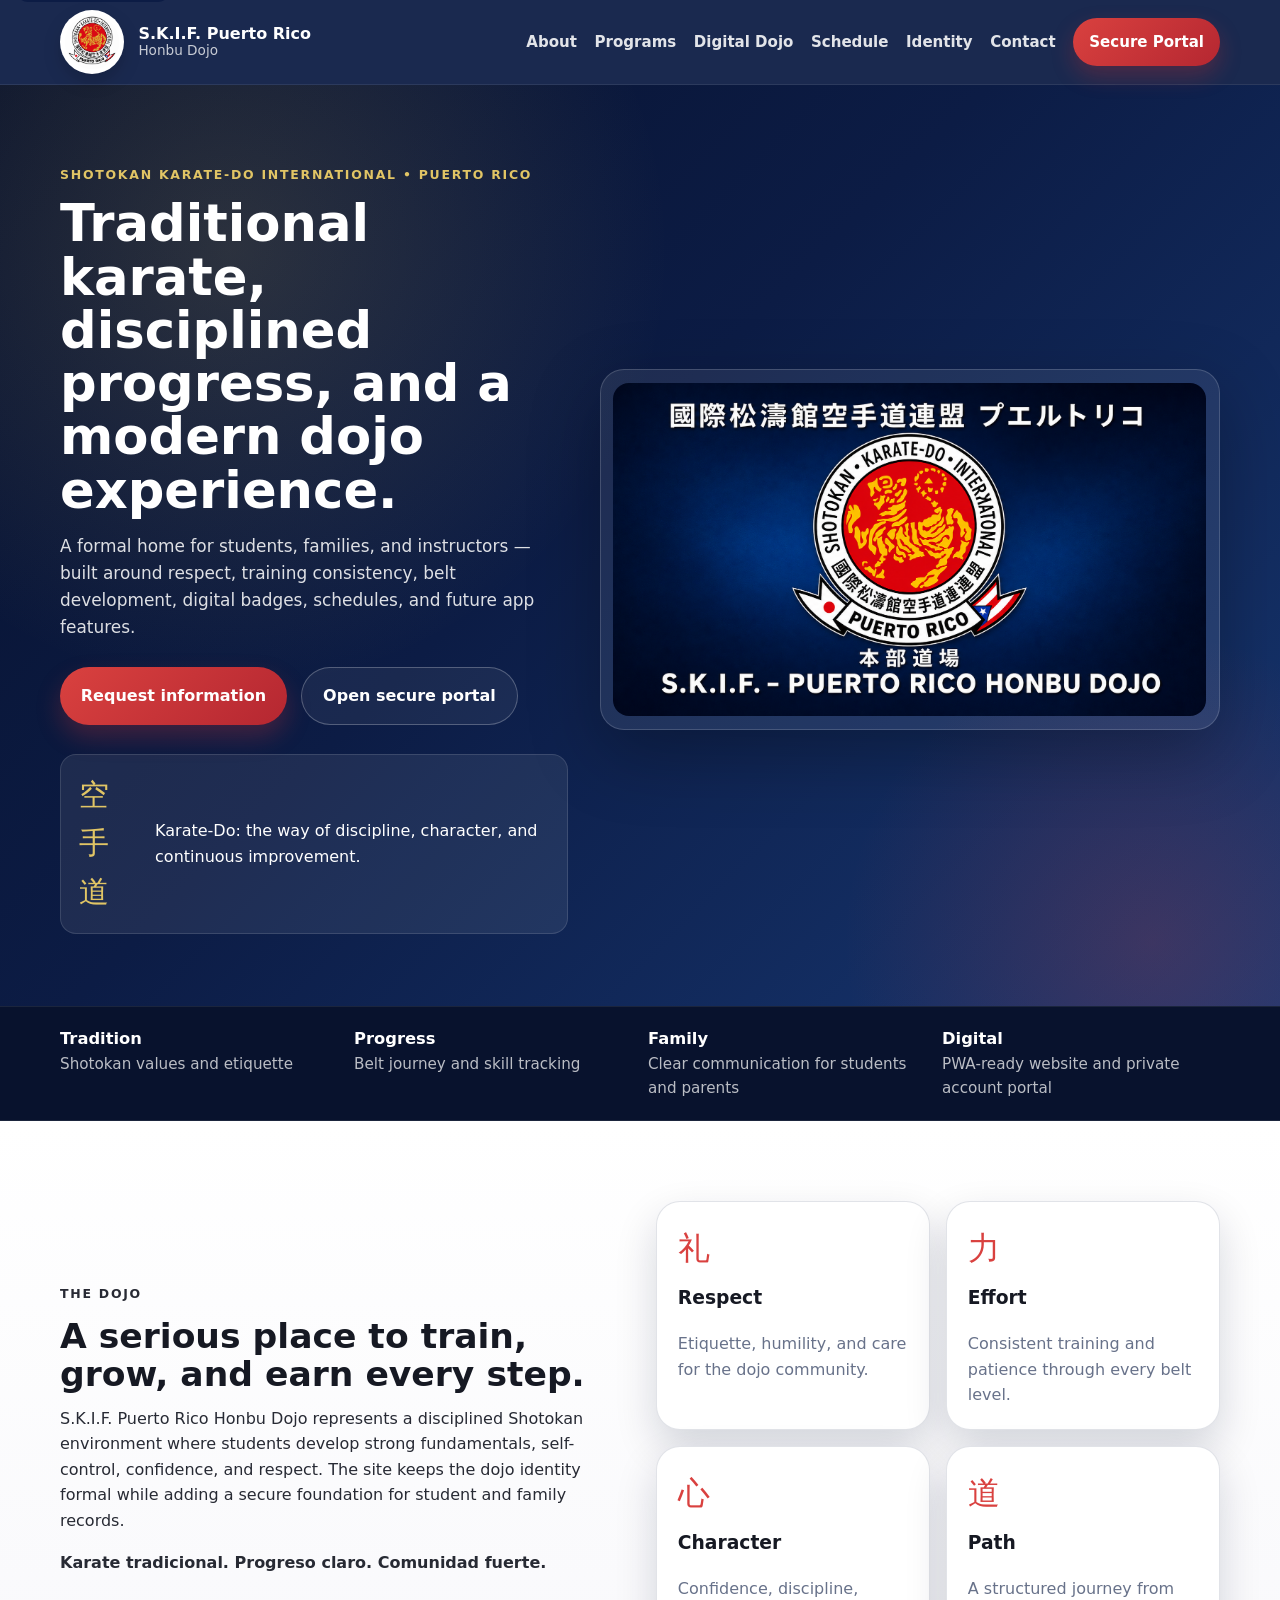
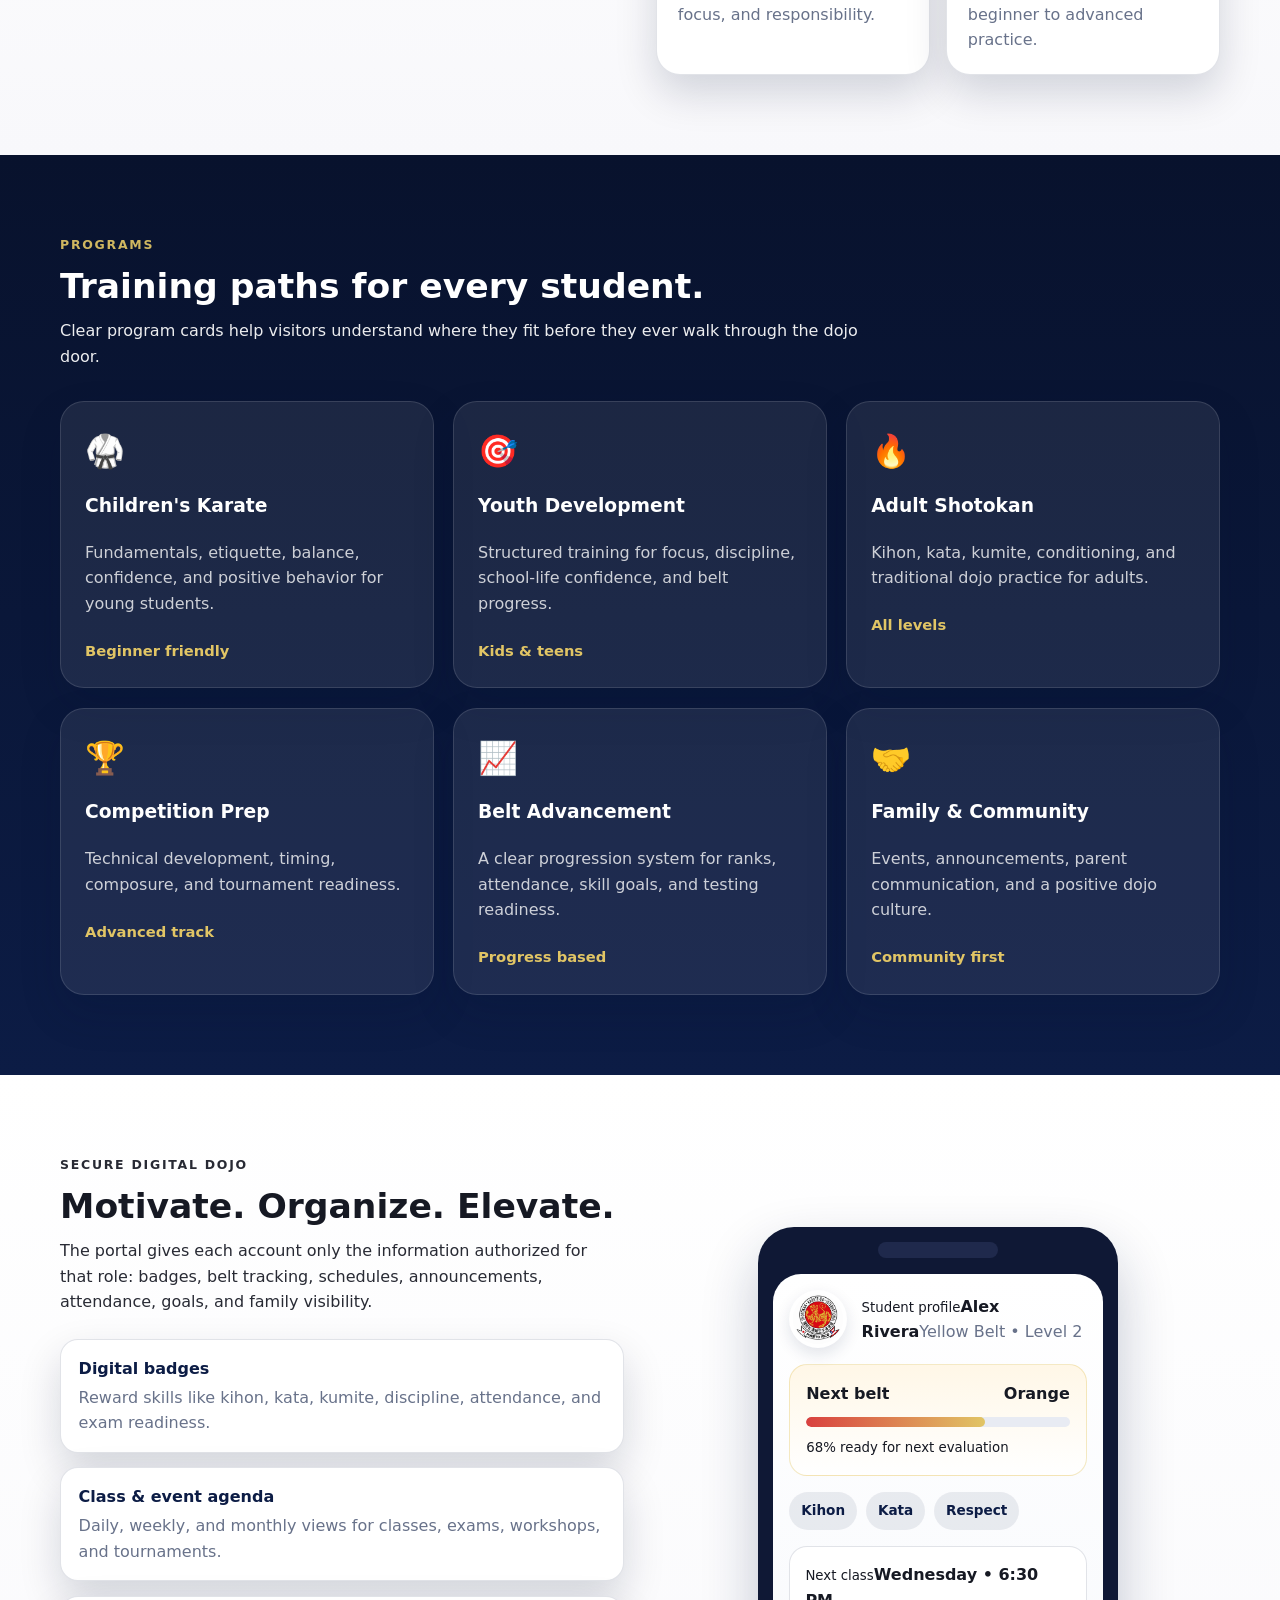
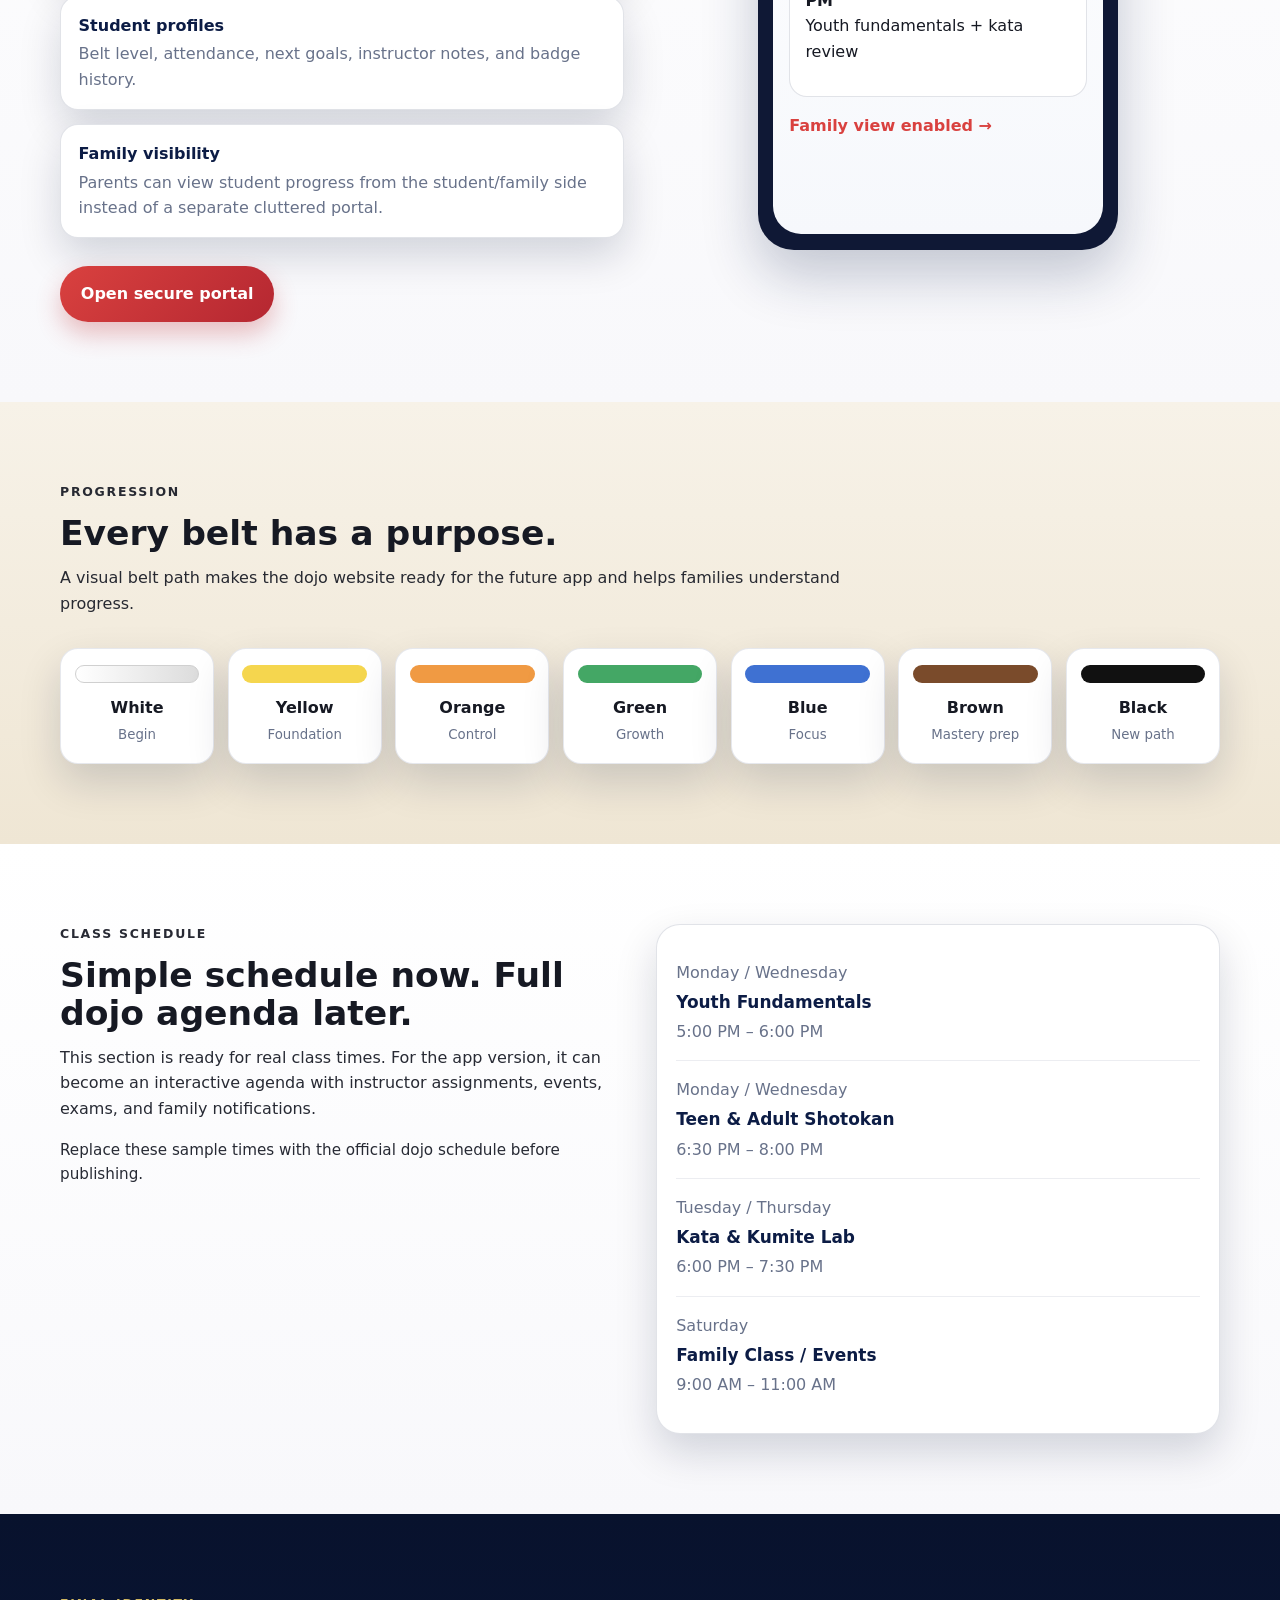
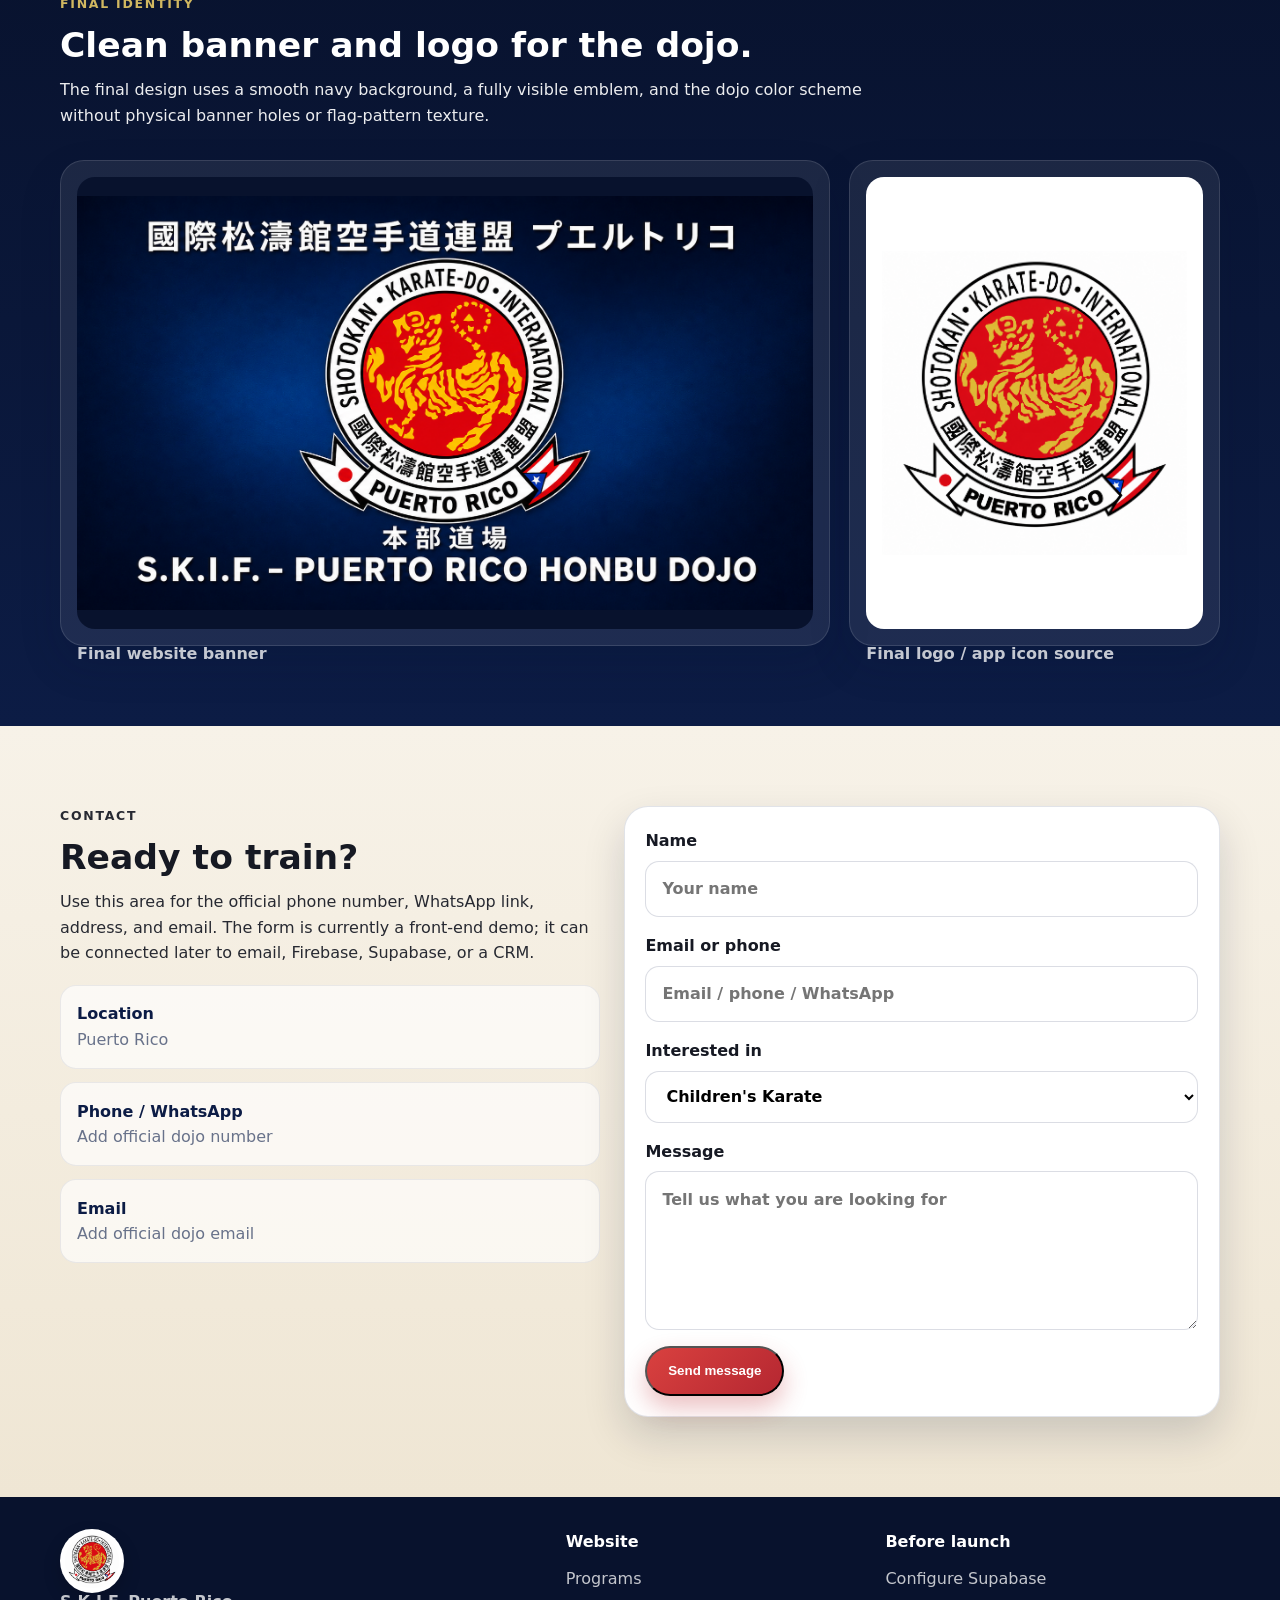
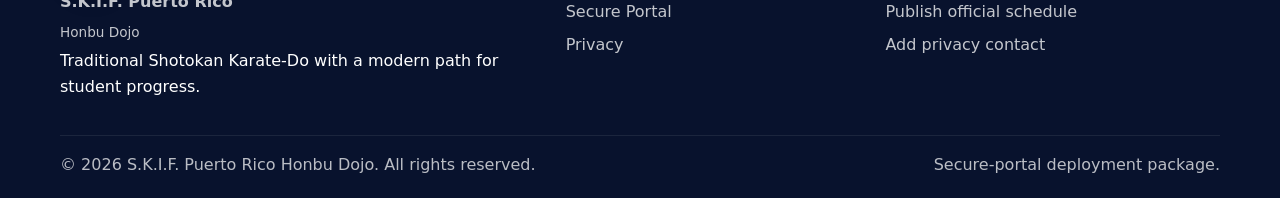
<file: skif-karate-dojo-secure-login-v2/index.html>
<!DOCTYPE html>
<html lang="en">
<head>
  <meta charset="UTF-8" />
  <meta name="viewport" content="width=device-width, initial-scale=1.0" />
  <meta name="description" content="S.K.I.F. Puerto Rico Honbu Dojo — traditional Shotokan Karate-Do training with a secure portal for student progress, attendance, schedules, badges, and family updates." />
  <meta name="theme-color" content="#0c1c45" />
  <meta property="og:title" content="S.K.I.F. Puerto Rico Honbu Dojo" />
  <meta property="og:description" content="Traditional karate, disciplined progress, and a modern dojo experience." />
  <meta property="og:image" content="assets/social-preview.jpg" />
  <title>S.K.I.F. Puerto Rico Honbu Dojo | Shotokan Karate-Do</title>
  <link rel="icon" type="image/png" href="assets/icon-192.png" />
  <link rel="apple-touch-icon" href="assets/icon-192.png" />
  <link rel="manifest" href="manifest.json" />
  <link rel="stylesheet" href="styles.css" />
</head>
<body>
  <a class="skip-link" href="#main">Skip to content</a>

  <header class="site-header" data-header>
    <div class="container nav-wrap">
      <a class="brand" href="index.html" aria-label="S.K.I.F. Puerto Rico Honbu Dojo home">
        <img src="assets/official-logo.png" alt="S.K.I.F. Puerto Rico Honbu Dojo emblem" />
        <span><strong>S.K.I.F. Puerto Rico</strong><small>Honbu Dojo</small></span>
      </a>
      <button class="nav-toggle" type="button" aria-controls="site-nav" aria-expanded="false" data-nav-toggle>
        <span></span><span></span><span></span><span class="sr-only">Open navigation</span>
      </button>
      <nav id="site-nav" class="site-nav" data-nav>
        <a href="#about">About</a>
        <a href="#programs">Programs</a>
        <a href="#digital-dojo">Digital Dojo</a>
        <a href="#schedule">Schedule</a>
        <a href="#identity">Identity</a>
        <a href="#contact">Contact</a>
        <a class="nav-cta" href="portal.html">Secure Portal</a>
      </nav>
    </div>
  </header>

  <main id="main">
    <section class="hero" id="home" aria-label="Karate dojo introduction">
      <div class="hero-glow" aria-hidden="true"></div>
      <div class="container hero-grid">
        <div class="hero-copy reveal">
          <p class="eyebrow">Shotokan Karate-Do International • Puerto Rico</p>
          <h1>Traditional karate, disciplined progress, and a modern dojo experience.</h1>
          <p class="lead">A formal home for students, families, and instructors — built around respect, training consistency, belt development, digital badges, schedules, and future app features.</p>
          <div class="hero-actions">
            <a class="btn btn-primary" href="#contact">Request information</a>
            <a class="btn btn-ghost" href="portal.html">Open secure portal</a>
          </div>
          <div class="hero-note" role="note">
            <span>空手道</span>
            <p>Karate-Do: the way of discipline, character, and continuous improvement.</p>
          </div>
        </div>

        <aside class="banner-frame reveal delay-1" aria-label="Official S.K.I.F. Puerto Rico Honbu Dojo banner">
          <img src="assets/official-banner.png" alt="S.K.I.F. Puerto Rico Honbu Dojo official banner" />
        </aside>
      </div>
    </section>

    <section class="stats-strip" aria-label="Dojo highlights">
      <div class="container stats-grid">
        <div><strong>Tradition</strong><span>Shotokan values and etiquette</span></div>
        <div><strong>Progress</strong><span>Belt journey and skill tracking</span></div>
        <div><strong>Family</strong><span>Clear communication for students and parents</span></div>
        <div><strong>Digital</strong><span>PWA-ready website and private account portal</span></div>
      </div>
    </section>

    <section id="about" class="section section-light">
      <div class="container split-grid align-center">
        <div class="section-copy reveal">
          <p class="section-label">The Dojo</p>
          <h2>A serious place to train, grow, and earn every step.</h2>
          <p>S.K.I.F. Puerto Rico Honbu Dojo represents a disciplined Shotokan environment where students develop strong fundamentals, self-control, confidence, and respect. The site keeps the dojo identity formal while adding a secure foundation for student and family records.</p>
          <p class="spanish-line">Karate tradicional. Progreso claro. Comunidad fuerte.</p>
        </div>

        <div class="principles reveal delay-1">
          <article><span>礼</span><h3>Respect</h3><p>Etiquette, humility, and care for the dojo community.</p></article>
          <article><span>力</span><h3>Effort</h3><p>Consistent training and patience through every belt level.</p></article>
          <article><span>心</span><h3>Character</h3><p>Confidence, discipline, focus, and responsibility.</p></article>
          <article><span>道</span><h3>Path</h3><p>A structured journey from beginner to advanced practice.</p></article>
        </div>
      </div>
    </section>

    <section id="programs" class="section section-dark">
      <div class="container">
        <div class="section-heading reveal">
          <p class="section-label gold">Programs</p>
          <h2>Training paths for every student.</h2>
          <p>Clear program cards help visitors understand where they fit before they ever walk through the dojo door.</p>
        </div>
        <div class="program-grid">
          <article class="program-card reveal"><div class="program-icon">🥋</div><h3>Children's Karate</h3><p>Fundamentals, etiquette, balance, confidence, and positive behavior for young students.</p><span>Beginner friendly</span></article>
          <article class="program-card reveal delay-1"><div class="program-icon">🎯</div><h3>Youth Development</h3><p>Structured training for focus, discipline, school-life confidence, and belt progress.</p><span>Kids & teens</span></article>
          <article class="program-card reveal delay-2"><div class="program-icon">🔥</div><h3>Adult Shotokan</h3><p>Kihon, kata, kumite, conditioning, and traditional dojo practice for adults.</p><span>All levels</span></article>
          <article class="program-card reveal"><div class="program-icon">🏆</div><h3>Competition Prep</h3><p>Technical development, timing, composure, and tournament readiness.</p><span>Advanced track</span></article>
          <article class="program-card reveal delay-1"><div class="program-icon">📈</div><h3>Belt Advancement</h3><p>A clear progression system for ranks, attendance, skill goals, and testing readiness.</p><span>Progress based</span></article>
          <article class="program-card reveal delay-2"><div class="program-icon">🤝</div><h3>Family & Community</h3><p>Events, announcements, parent communication, and a positive dojo culture.</p><span>Community first</span></article>
        </div>
      </div>
    </section>

    <section id="digital-dojo" class="section section-light dojo-system">
      <div class="container split-grid align-center">
        <div class="section-copy reveal">
          <p class="section-label">Secure Digital Dojo</p>
          <h2>Motivate. Organize. Elevate.</h2>
          <p>The portal gives each account only the information authorized for that role: badges, belt tracking, schedules, announcements, attendance, goals, and family visibility.</p>
          <div class="feature-list">
            <div><strong>Digital badges</strong><span>Reward skills like kihon, kata, kumite, discipline, attendance, and exam readiness.</span></div>
            <div><strong>Class & event agenda</strong><span>Daily, weekly, and monthly views for classes, exams, workshops, and tournaments.</span></div>
            <div><strong>Student profiles</strong><span>Belt level, attendance, next goals, instructor notes, and badge history.</span></div>
            <div><strong>Family visibility</strong><span>Parents can view student progress from the student/family side instead of a separate cluttered portal.</span></div>
          </div>
          <a class="btn btn-primary" href="portal.html">Open secure portal</a>
        </div>

        <div class="phone-wrap reveal delay-1" aria-label="Student portal phone preview">
          <div class="phone">
            <div class="phone-top"></div>
            <div class="phone-screen">
              <div class="student-card-mini">
                <img src="assets/official-logo.png" alt="Dojo emblem" />
                <div><small>Student profile</small><strong>Alex Rivera</strong><span>Yellow Belt • Level 2</span></div>
              </div>
              <div class="progress-panel">
                <div class="panel-row"><span>Next belt</span><strong>Orange</strong></div>
                <div class="progress-bar"><span style="width: 68%"></span></div>
                <small>68% ready for next evaluation</small>
              </div>
              <div class="badge-row"><span>Kihon</span><span>Kata</span><span>Respect</span></div>
              <div class="class-card-mini"><small>Next class</small><strong>Wednesday • 6:30 PM</strong><p>Youth fundamentals + kata review</p></div>
              <div class="share-badge">Family view enabled →</div>
            </div>
          </div>
        </div>
      </div>
    </section>

    <section class="section section-cream belt-section" aria-label="Belt progression">
      <div class="container">
        <div class="section-heading reveal">
          <p class="section-label">Progression</p>
          <h2>Every belt has a purpose.</h2>
          <p>A visual belt path makes the dojo website ready for the future app and helps families understand progress.</p>
        </div>
        <div class="belt-path reveal delay-1">
          <div class="belt white"><span></span><strong>White</strong><small>Begin</small></div>
          <div class="belt yellow"><span></span><strong>Yellow</strong><small>Foundation</small></div>
          <div class="belt orange"><span></span><strong>Orange</strong><small>Control</small></div>
          <div class="belt green"><span></span><strong>Green</strong><small>Growth</small></div>
          <div class="belt blue"><span></span><strong>Blue</strong><small>Focus</small></div>
          <div class="belt brown"><span></span><strong>Brown</strong><small>Mastery prep</small></div>
          <div class="belt black"><span></span><strong>Black</strong><small>New path</small></div>
        </div>
      </div>
    </section>

    <section id="schedule" class="section section-light">
      <div class="container split-grid">
        <div class="section-copy reveal">
          <p class="section-label">Class Schedule</p>
          <h2>Simple schedule now. Full dojo agenda later.</h2>
          <p>This section is ready for real class times. For the app version, it can become an interactive agenda with instructor assignments, events, exams, and family notifications.</p>
          <p class="small-note">Replace these sample times with the official dojo schedule before publishing.</p>
        </div>
        <div class="schedule-card reveal delay-1">
          <div class="schedule-row"><span>Monday / Wednesday</span><strong>Youth Fundamentals</strong><em>5:00 PM – 6:00 PM</em></div>
          <div class="schedule-row"><span>Monday / Wednesday</span><strong>Teen & Adult Shotokan</strong><em>6:30 PM – 8:00 PM</em></div>
          <div class="schedule-row"><span>Tuesday / Thursday</span><strong>Kata & Kumite Lab</strong><em>6:00 PM – 7:30 PM</em></div>
          <div class="schedule-row"><span>Saturday</span><strong>Family Class / Events</strong><em>9:00 AM – 11:00 AM</em></div>
        </div>
      </div>
    </section>

    <section id="identity" class="section section-dark identity-section">
      <div class="container">
        <div class="section-heading reveal">
          <p class="section-label gold">Final Identity</p>
          <h2>Clean banner and logo for the dojo.</h2>
          <p>The final design uses a smooth navy background, a fully visible emblem, and the dojo color scheme without physical banner holes or flag-pattern texture.</p>
        </div>
        <div class="identity-grid">
          <figure class="identity-card banner-card reveal">
            <img src="assets/official-banner.png" alt="Final S.K.I.F. Puerto Rico Honbu Dojo banner" />
            <figcaption>Final website banner</figcaption>
          </figure>
          <figure class="identity-card logo-card reveal delay-1">
            <img src="assets/official-logo.png" alt="Final S.K.I.F. Puerto Rico logo" />
            <figcaption>Final logo / app icon source</figcaption>
          </figure>
        </div>
      </div>
    </section>

    <section id="contact" class="section section-cream contact-section">
      <div class="container contact-grid">
        <div class="section-copy reveal">
          <p class="section-label">Contact</p>
          <h2>Ready to train?</h2>
          <p>Use this area for the official phone number, WhatsApp link, address, and email. The form is currently a front-end demo; it can be connected later to email, Firebase, Supabase, or a CRM.</p>
          <div class="contact-details">
            <div><strong>Location</strong><span>Puerto Rico</span></div>
            <div><strong>Phone / WhatsApp</strong><span>Add official dojo number</span></div>
            <div><strong>Email</strong><span>Add official dojo email</span></div>
          </div>
        </div>

        <form class="contact-form reveal delay-1" data-contact-form>
          <label>Name<input type="text" name="name" placeholder="Your name" required /></label>
          <label>Email or phone<input type="text" name="contact" placeholder="Email / phone / WhatsApp" required /></label>
          <label>Interested in
            <select name="program">
              <option>Children's Karate</option><option>Youth Development</option><option>Adult Shotokan</option><option>Competition Prep</option><option>Student Portal / App</option>
            </select>
          </label>
          <label>Message<textarea name="message" rows="5" placeholder="Tell us what you are looking for"></textarea></label>
          <button class="btn btn-primary" type="submit">Send message</button>
          <p class="form-status" data-form-status aria-live="polite"></p>
        </form>
      </div>
    </section>
  </main>

  <footer class="site-footer">
    <div class="container footer-grid">
      <div>
        <a class="brand footer-brand" href="index.html"><img src="assets/official-logo.png" alt="Dojo emblem" /><span><strong>S.K.I.F. Puerto Rico</strong><small>Honbu Dojo</small></span></a>
        <p>Traditional Shotokan Karate-Do with a modern path for student progress.</p>
      </div>
      <div><strong>Website</strong><a href="#programs">Programs</a><a href="portal.html">Secure Portal</a><a href="privacy.html">Privacy</a></div>
      <div><strong>Before launch</strong><span>Configure Supabase</span><span>Publish official schedule</span><span>Add privacy contact</span></div>
    </div>
    <div class="container footer-bottom"><span>© <span data-year></span> S.K.I.F. Puerto Rico Honbu Dojo. All rights reserved.</span><span>Secure-portal deployment package.</span></div>
  </footer>

  <script src="script.js"></script>
</body>
</html>
</file>
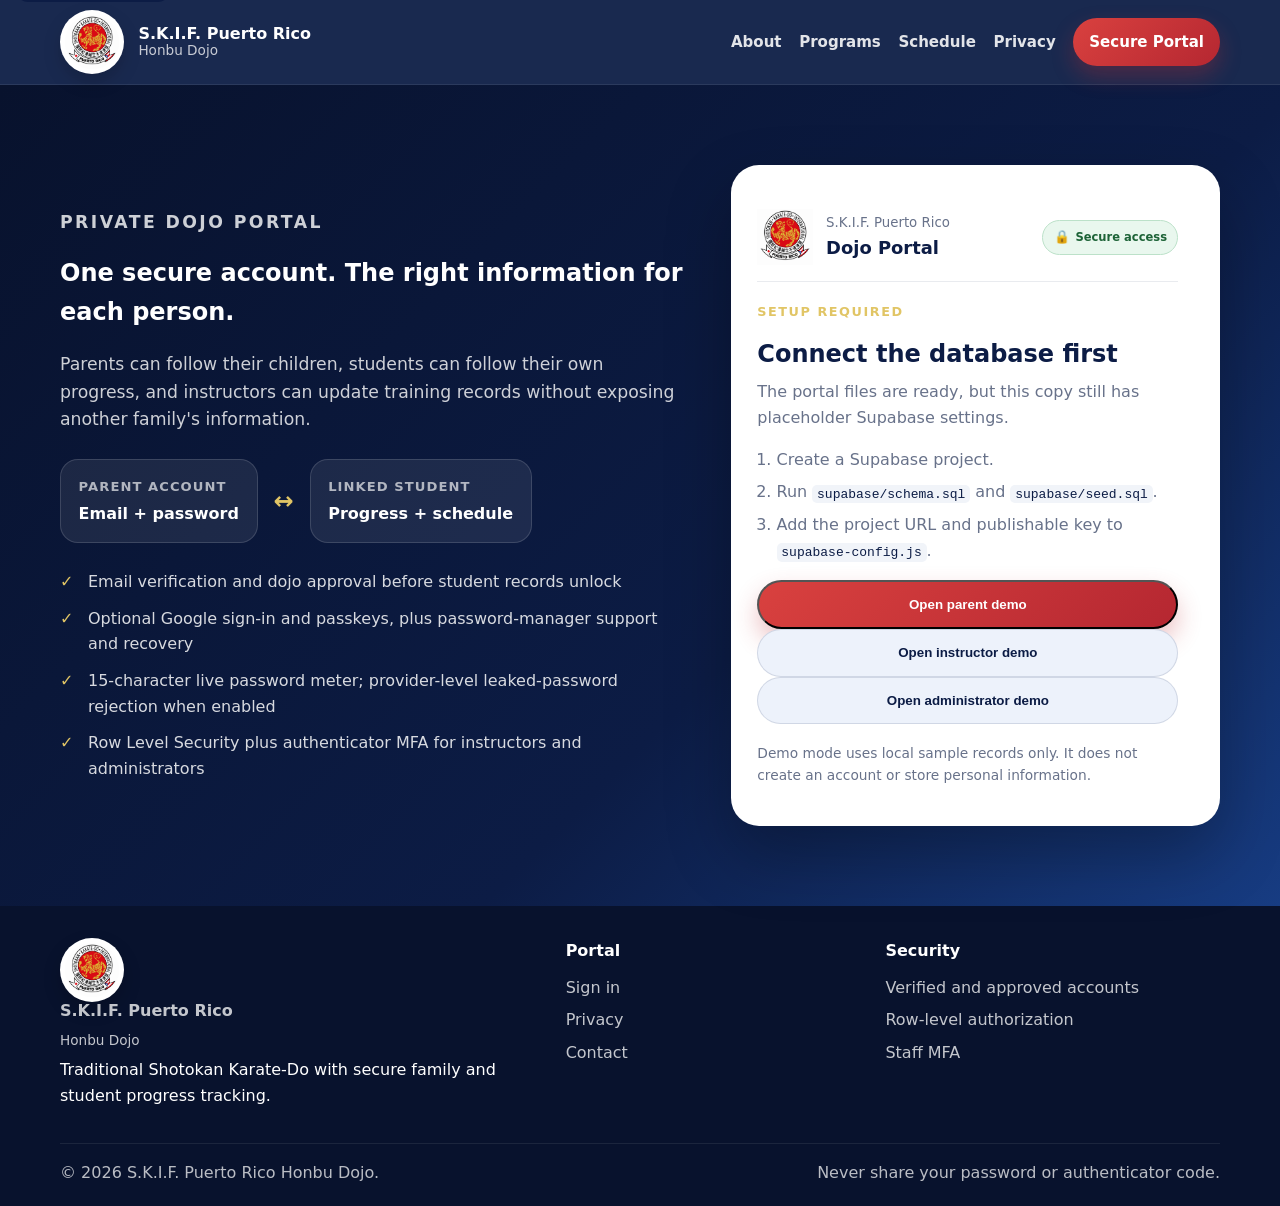
<file: skif-karate-dojo-secure-login-v2/portal.html>
<!DOCTYPE html>
<html lang="en">
<head>
  <meta charset="UTF-8" />
  <meta name="viewport" content="width=device-width, initial-scale=1.0" />
  <meta name="description" content="Secure student, parent, instructor, and administrator portal for S.K.I.F. Puerto Rico Honbu Dojo." />
  <meta name="theme-color" content="#0c1c45" />
  <meta name="referrer" content="strict-origin-when-cross-origin" />
  <title>Secure Dojo Portal | S.K.I.F. Puerto Rico Honbu Dojo</title>
  <link rel="icon" type="image/png" href="assets/icon-192.png" />
  <link rel="apple-touch-icon" href="assets/icon-192.png" />
  <link rel="manifest" href="manifest.json" />
  <link rel="stylesheet" href="styles.css" />
</head>
<body class="portal-body">
  <a class="skip-link" href="#main">Skip to content</a>

  <header class="site-header" data-header>
    <div class="container nav-wrap">
      <a class="brand" href="index.html" aria-label="S.K.I.F. Puerto Rico Honbu Dojo home">
        <img src="assets/official-logo.png" alt="S.K.I.F. Puerto Rico Honbu Dojo emblem" />
        <span><strong>S.K.I.F. Puerto Rico</strong><small>Honbu Dojo</small></span>
      </a>
      <button class="nav-toggle" type="button" aria-controls="site-nav" aria-expanded="false" data-nav-toggle>
        <span></span><span></span><span></span><span class="sr-only">Open navigation</span>
      </button>
      <nav id="site-nav" class="site-nav" data-nav>
        <a href="index.html#about">About</a>
        <a href="index.html#programs">Programs</a>
        <a href="index.html#schedule">Schedule</a>
        <a href="privacy.html">Privacy</a>
        <a class="nav-cta" href="portal.html" aria-current="page">Secure Portal</a>
      </nav>
    </div>
  </header>

  <main id="main" class="secure-portal-main">
    <section class="portal-login-hero" data-auth-area>
      <div class="container portal-login-grid">
        <div class="portal-login-copy reveal is-visible">
          <p class="eyebrow">Private Dojo Portal</p>
          <h1>One secure account. The right information for each person.</h1>
          <p>Parents can follow their children, students can follow their own progress, and instructors can update training records without exposing another family's information.</p>
          <div class="relationship-diagram" aria-label="Portal account relationship">
            <div><span>Parent account</span><strong>Email + password</strong></div>
            <b aria-hidden="true">↔</b>
            <div><span>Linked student</span><strong>Progress + schedule</strong></div>
          </div>
          <ul class="security-points">
            <li>Email verification and dojo approval before student records unlock</li>
            <li>Optional Google sign-in and passkeys, plus password-manager support and recovery</li>
            <li>15-character live password meter; provider-level leaked-password rejection when enabled</li>
            <li>Row Level Security plus authenticator MFA for instructors and administrators</li>
          </ul>
        </div>

        <div class="auth-card reveal is-visible" data-auth-shell>
          <div class="portal-brand-mark">
            <img src="assets/official-logo.png" alt="Dojo emblem" />
            <div><small>S.K.I.F. Puerto Rico</small><strong>Dojo Portal</strong></div>
            <span class="secure-connection-badge" title="Use only on the official HTTPS website">Secure access</span>
          </div>

          <div class="auth-view" data-auth-view="loading">
            <div class="loading-ring" aria-hidden="true"></div>
            <h2>Opening the portal</h2>
            <p>Checking your secure session.</p>
          </div>

          <div class="auth-view" data-auth-view="setup" hidden>
            <p class="card-kicker">Setup required</p>
            <h2>Connect the database first</h2>
            <p>The portal files are ready, but this copy still has placeholder Supabase settings.</p>
            <ol class="setup-steps">
              <li>Create a Supabase project.</li>
              <li>Run <code>supabase/schema.sql</code> and <code>supabase/seed.sql</code>.</li>
              <li>Add the project URL and publishable key to <code>supabase-config.js</code>.</li>
            </ol>
            <button class="btn btn-primary btn-block" type="button" data-demo-parent>Open parent demo</button>
            <button class="btn btn-secondary btn-block" type="button" data-demo-instructor>Open instructor demo</button>
            <button class="btn btn-secondary btn-block" type="button" data-demo-admin>Open administrator demo</button>
            <p class="auth-footnote">Demo mode uses local sample records only. It does not create an account or store personal information.</p>
          </div>

          <div class="auth-view" data-auth-view="login" hidden>
            <p class="card-kicker">Welcome back</p>
            <h2>Sign in</h2>
            <p>Use your approved dojo account.</p>

            <div class="social-auth-stack" data-social-auth hidden>
              <button class="social-auth-button google" type="button" data-google-login hidden>
                <svg viewBox="0 0 24 24" aria-hidden="true"><path fill="#4285F4" d="M21.8 12.2c0-.7-.1-1.4-.2-2H12v3.8h5.5a4.7 4.7 0 0 1-2 3.1v2.6h3.2c1.9-1.8 3.1-4.4 3.1-7.5Z"/><path fill="#34A853" d="M12 22c2.7 0 5-.9 6.7-2.3l-3.2-2.6c-.9.6-2 1-3.5 1a5.9 5.9 0 0 1-5.5-4.1H3.2v2.7A10 10 0 0 0 12 22Z"/><path fill="#FBBC05" d="M6.5 14a6 6 0 0 1 0-3.9V7.4H3.2a10 10 0 0 0 0 9.3L6.5 14Z"/><path fill="#EA4335" d="M12 5.9c1.6 0 3 .5 4.1 1.6l3.1-3A10 10 0 0 0 3.2 7.4l3.3 2.7A5.9 5.9 0 0 1 12 5.9Z"/></svg>
                <span>Continue with Google</span>
              </button>
              <button class="social-auth-button passkey" type="button" data-passkey-login hidden>
                <span class="passkey-icon" aria-hidden="true">🔑</span><span>Sign in with a passkey</span>
              </button>
              <div class="auth-divider"><span>or use email and password</span></div>
            </div>

            <form class="auth-form" data-login-form novalidate>
              <label>Email
                <input type="email" name="email" autocomplete="username" inputmode="email" maxlength="254" autocapitalize="none" spellcheck="false" required />
              </label>
              <label>Password
                <span class="password-input-wrap">
                  <input type="password" name="password" autocomplete="current-password" maxlength="128" autocapitalize="none" spellcheck="false" required data-password-input />
                  <button class="password-toggle" type="button" data-toggle-password aria-pressed="false">Show</button>
                </span>
                <span class="caps-lock-warning" data-caps-lock hidden>Caps Lock is on.</span>
              </label>
              <div class="captcha-slot" data-captcha-slot="login" hidden></div>
              <button class="btn btn-primary btn-block" type="submit">Sign in</button>
            </form>
            <div class="auth-link-row">
              <button class="text-button" type="button" data-show-recovery>Forgot password?</button>
              <button class="text-button" type="button" data-show-signup hidden>Create account</button>
            </div>
            <p class="auth-footnote">New accounts must verify their email and be approved and linked by the dojo before any student information appears.</p>
          </div>

          <div class="auth-view" data-auth-view="signup" hidden>
            <p class="card-kicker">New family account</p>
            <h2>Create your secure login</h2>
            <p>Use your own email. Verification and dojo approval are required.</p>
            <form class="auth-form" data-signup-form novalidate>
              <label>Full name
                <input type="text" name="fullName" autocomplete="name" minlength="2" maxlength="120" required />
              </label>
              <label>Account type
                <select name="requestedRole" required>
                  <option value="parent">Parent or legal guardian</option>
                  <option value="student">Adult student (18 or older)</option>
                </select>
              </label>
              <label>Email
                <input type="email" name="email" autocomplete="email" inputmode="email" maxlength="254" autocapitalize="none" spellcheck="false" required />
              </label>
              <label>New password
                <span class="password-input-wrap">
                  <input type="password" name="password" autocomplete="new-password" minlength="15" maxlength="128" autocapitalize="none" spellcheck="false" required data-password-input />
                  <button class="password-toggle" type="button" data-toggle-password aria-pressed="false">Show</button>
                </span>
                <span class="caps-lock-warning" data-caps-lock hidden>Caps Lock is on.</span>
              </label>
              <div class="password-feedback" data-password-feedback aria-live="polite">
                <div class="password-strength-row"><span>Password strength</span><strong data-password-label>Not entered</strong></div>
                <progress class="password-strength" data-password-progress max="4" value="0">0 of 4</progress>
                <ul class="password-rules">
                  <li data-password-rule="length">15–128 characters</li>
                  <li data-password-rule="uppercase">At least one uppercase letter</li>
                  <li data-password-rule="lowercase">At least one lowercase letter</li>
                  <li data-password-rule="number">At least one number</li>
                  <li data-password-rule="symbol">At least one special character</li>
                  <li data-password-rule="repeats">No three identical characters in a row</li>
                  <li data-password-rule="sequences">No obvious four-character sequence</li>
                  <li data-password-rule="personal">Does not contain your name or email name</li>
                  <li data-password-rule="common">Not a common or dojo-themed password</li>
                </ul>
              </div>
              <label>Confirm password
                <span class="password-input-wrap">
                  <input type="password" name="confirmPassword" autocomplete="new-password" minlength="15" maxlength="128" autocapitalize="none" spellcheck="false" required />
                  <button class="password-toggle" type="button" data-toggle-password aria-pressed="false">Show</button>
                </span>
                <span class="password-match" data-password-match aria-live="polite"></span>
              </label>
              <label class="consent-check"><input type="checkbox" name="adultAffirmation" value="yes" required /><span>I am a parent/legal guardian, or I am an adult student age 18 or older.</span></label>
              <label class="consent-check"><input type="checkbox" name="privacyConsent" value="yes" required /><span>I agree to the <a href="privacy.html" target="_blank" rel="noopener">privacy and portal rules</a>.</span></label>
              <div class="captcha-slot" data-captcha-slot="signup" hidden></div>
              <button class="btn btn-primary btn-block" type="submit">Create account</button>
            </form>
            <button class="text-button" type="button" data-show-login>Back to sign in</button>
          </div>

          <div class="auth-view" data-auth-view="signup-success" hidden>
            <div class="auth-success-icon" aria-hidden="true">✓</div>
            <p class="card-kicker">Request received</p>
            <h2>Check your email</h2>
            <p>Use the verification link, then wait for the dojo to approve and connect your account to the correct student. Creating an account alone never exposes a child's record.</p>
            <button class="btn btn-primary btn-block" type="button" data-show-login>Back to sign in</button>
          </div>

          <div class="auth-view" data-auth-view="pending" hidden>
            <div class="auth-pending-icon" aria-hidden="true">⏳</div>
            <p class="card-kicker">Protected by approval</p>
            <h2>Your account is not active yet</h2>
            <p>Your email is signed in, but no student information can be opened until a dojo administrator verifies the request, selects the role, and links the correct student.</p>
            <button class="btn btn-secondary btn-block" type="button" data-pending-sign-out>Sign out</button>
          </div>

          <div class="auth-view" data-auth-view="recovery" hidden>
            <p class="card-kicker">Account recovery</p>
            <h2>Reset your password</h2>
            <p>We will send a secure reset link if the email belongs to an account.</p>
            <form class="auth-form" data-recovery-form novalidate>
              <label>Email
                <input type="email" name="email" autocomplete="email" inputmode="email" maxlength="254" autocapitalize="none" spellcheck="false" required />
              </label>
              <div class="captcha-slot" data-captcha-slot="recovery" hidden></div>
              <button class="btn btn-primary btn-block" type="submit">Send reset link</button>
            </form>
            <button class="text-button" type="button" data-show-login>Back to sign in</button>
          </div>

          <div class="auth-view" data-auth-view="set-password" hidden>
            <p class="card-kicker">Secure your account</p>
            <h2>Choose a new password</h2>
            <p>Use a long, unique password that is not used anywhere else.</p>
            <form class="auth-form" data-password-form novalidate>
              <label>New password
                <span class="password-input-wrap">
                  <input type="password" name="password" autocomplete="new-password" minlength="15" maxlength="128" autocapitalize="none" spellcheck="false" required data-password-input />
                  <button class="password-toggle" type="button" data-toggle-password aria-pressed="false">Show</button>
                </span>
                <span class="caps-lock-warning" data-caps-lock hidden>Caps Lock is on.</span>
              </label>
              <div class="password-feedback" data-password-feedback aria-live="polite">
                <div class="password-strength-row"><span>Password strength</span><strong data-password-label>Not entered</strong></div>
                <progress class="password-strength" data-password-progress max="4" value="0">0 of 4</progress>
                <ul class="password-rules">
                  <li data-password-rule="length">15–128 characters</li><li data-password-rule="uppercase">At least one uppercase letter</li><li data-password-rule="lowercase">At least one lowercase letter</li><li data-password-rule="number">At least one number</li><li data-password-rule="symbol">At least one special character</li><li data-password-rule="repeats">No three identical characters in a row</li><li data-password-rule="sequences">No obvious four-character sequence</li><li data-password-rule="personal">Does not contain your name or email name</li><li data-password-rule="common">Not a common or dojo-themed password</li>
                </ul>
              </div>
              <label>Confirm password
                <span class="password-input-wrap">
                  <input type="password" name="confirmPassword" autocomplete="new-password" minlength="15" maxlength="128" autocapitalize="none" spellcheck="false" required />
                  <button class="password-toggle" type="button" data-toggle-password aria-pressed="false">Show</button>
                </span>
                <span class="password-match" data-password-match aria-live="polite"></span>
              </label>
              <button class="btn btn-primary btn-block" type="submit">Save password</button>
            </form>
          </div>

          <div class="auth-view" data-auth-view="mfa" hidden>
            <p class="card-kicker">Two-step verification</p>
            <h2>Enter your authenticator code</h2>
            <p>Open your authenticator app and enter the current six-digit code.</p>
            <form class="auth-form" data-mfa-challenge-form>
              <label>Verification code
                <input type="text" name="code" autocomplete="one-time-code" inputmode="numeric" pattern="[0-9]{6}" maxlength="6" required />
              </label>
              <button class="btn btn-primary btn-block" type="submit">Verify</button>
            </form>
            <button class="text-button" type="button" data-sign-out>Use another account</button>
          </div>

          <p class="form-status" data-auth-status aria-live="polite"></p>
        </div>
      </div>
    </section>

    <section class="portal-dashboard" data-dashboard hidden>
      <div class="container portal-dashboard-header">
        <div>
          <p class="card-kicker">Secure Dojo Portal</p>
          <h1 data-dashboard-title>Welcome</h1>
          <p data-dashboard-subtitle>Loading your authorized records.</p>
        </div>
        <div class="dashboard-account-actions">
          <span class="role-pill" data-role-pill>Account</span>
          <button class="btn btn-small btn-secondary" type="button" data-enable-mfa>Enable MFA</button>
          <button class="btn btn-small btn-ghost-dark" type="button" data-dashboard-sign-out>Sign out</button>
        </div>
      </div>

      <div class="container portal-app-shell">
        <aside class="portal-sidebar" aria-label="Portal navigation">
          <div class="student-switcher" data-student-switcher hidden>
            <label for="student-select">Viewing student</label>
            <select id="student-select" data-student-select></select>
          </div>
          <nav class="portal-menu">
            <button type="button" class="is-active" data-portal-route="overview">Overview</button>
            <button type="button" data-portal-route="progress">Belt progress</button>
            <button type="button" data-portal-route="schedule">Schedule & attendance</button>
            <button type="button" data-portal-route="announcements">Announcements</button>
            <button type="button" data-portal-route="billing" data-billing-route>Billing</button>
            <button type="button" data-portal-route="staff" data-staff-route hidden>Instructor tools</button>
            <button type="button" data-portal-route="admin" data-admin-route hidden>Administration</button>
            <button type="button" data-portal-route="account">Account & security</button>
          </nav>
          <div class="portal-privacy-note">
            <strong>Private by design</strong>
            <span>You only see records connected to your account and role.</span>
          </div>
        </aside>

        <div class="portal-content-wrap">
          <div class="portal-alert" data-portal-alert hidden></div>
          <div class="portal-content" data-portal-content aria-live="polite"></div>
        </div>
      </div>
    </section>
  </main>

  <div class="portal-modal" data-mfa-modal hidden role="dialog" aria-modal="true" aria-labelledby="mfa-modal-title">
    <div class="portal-modal-card">
      <button class="modal-close" type="button" data-close-mfa aria-label="Close">×</button>
      <p class="card-kicker">Account security</p>
      <h2 id="mfa-modal-title">Enable authenticator MFA</h2>
      <p>Scan this QR code with an authenticator app, then enter the current six-digit code.</p>
      <div class="mfa-qr-wrap"><img data-mfa-qr alt="Authenticator enrollment QR code" /></div>
      <p class="mfa-secret" data-mfa-secret></p>
      <form class="auth-form" data-mfa-enroll-form>
        <label>Verification code
          <input type="text" name="code" autocomplete="one-time-code" inputmode="numeric" pattern="[0-9]{6}" maxlength="6" required />
        </label>
        <button class="btn btn-primary btn-block" type="submit">Enable MFA</button>
      </form>
      <p class="form-status" data-mfa-status aria-live="polite"></p>
    </div>
  </div>

  <footer class="site-footer">
    <div class="container footer-grid">
      <div>
        <a class="brand footer-brand" href="index.html"><img src="assets/official-logo.png" alt="Dojo emblem" /><span><strong>S.K.I.F. Puerto Rico</strong><small>Honbu Dojo</small></span></a>
        <p>Traditional Shotokan Karate-Do with secure family and student progress tracking.</p>
      </div>
      <div><strong>Portal</strong><a href="portal.html">Sign in</a><a href="privacy.html">Privacy</a><a href="index.html#contact">Contact</a></div>
      <div><strong>Security</strong><span>Verified and approved accounts</span><span>Row-level authorization</span><span>Staff MFA</span></div>
    </div>
    <div class="container footer-bottom"><span>© <span data-year></span> S.K.I.F. Puerto Rico Honbu Dojo.</span><span>Never share your password or authenticator code.</span></div>
  </footer>

  <script src="script.js"></script>
  <script src="supabase-config.js"></script>
  <script src="auth-security.js"></script>
  <script src="portal.js"></script>
</body>
</html>
</file>
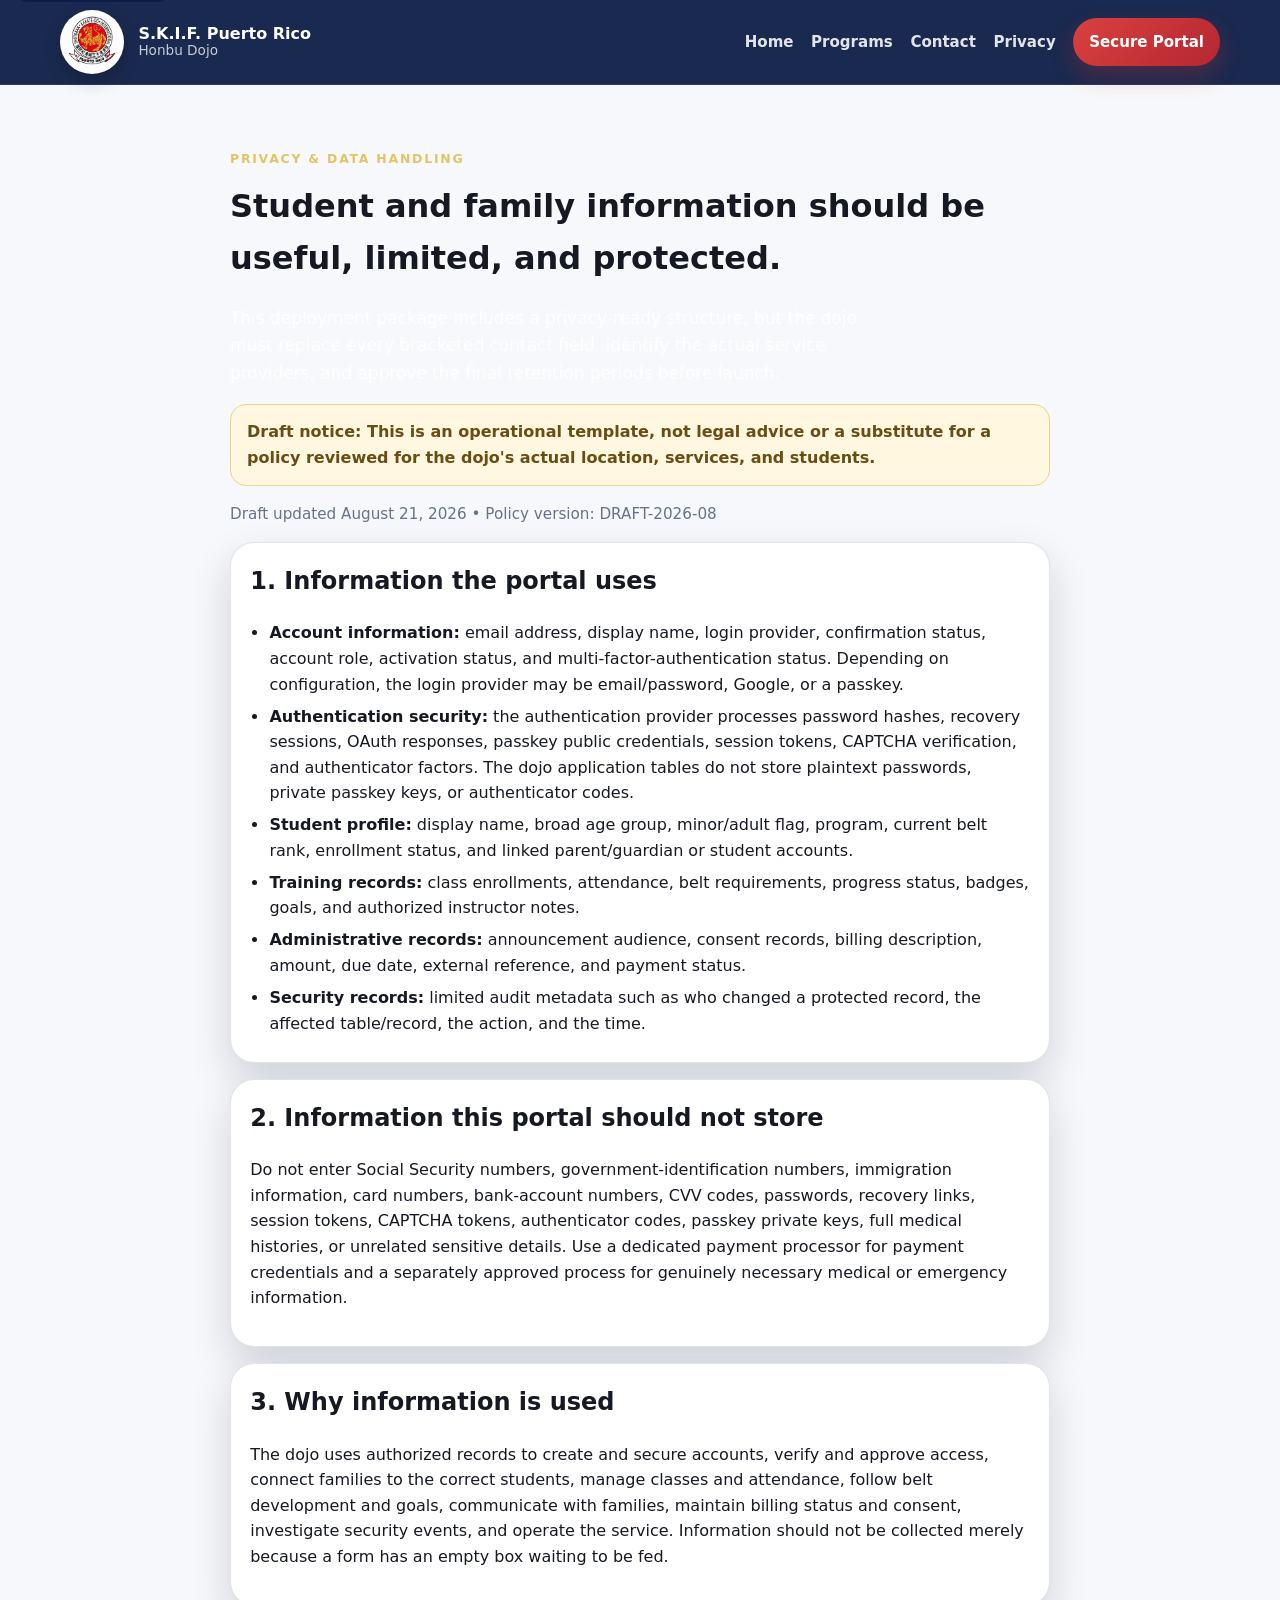
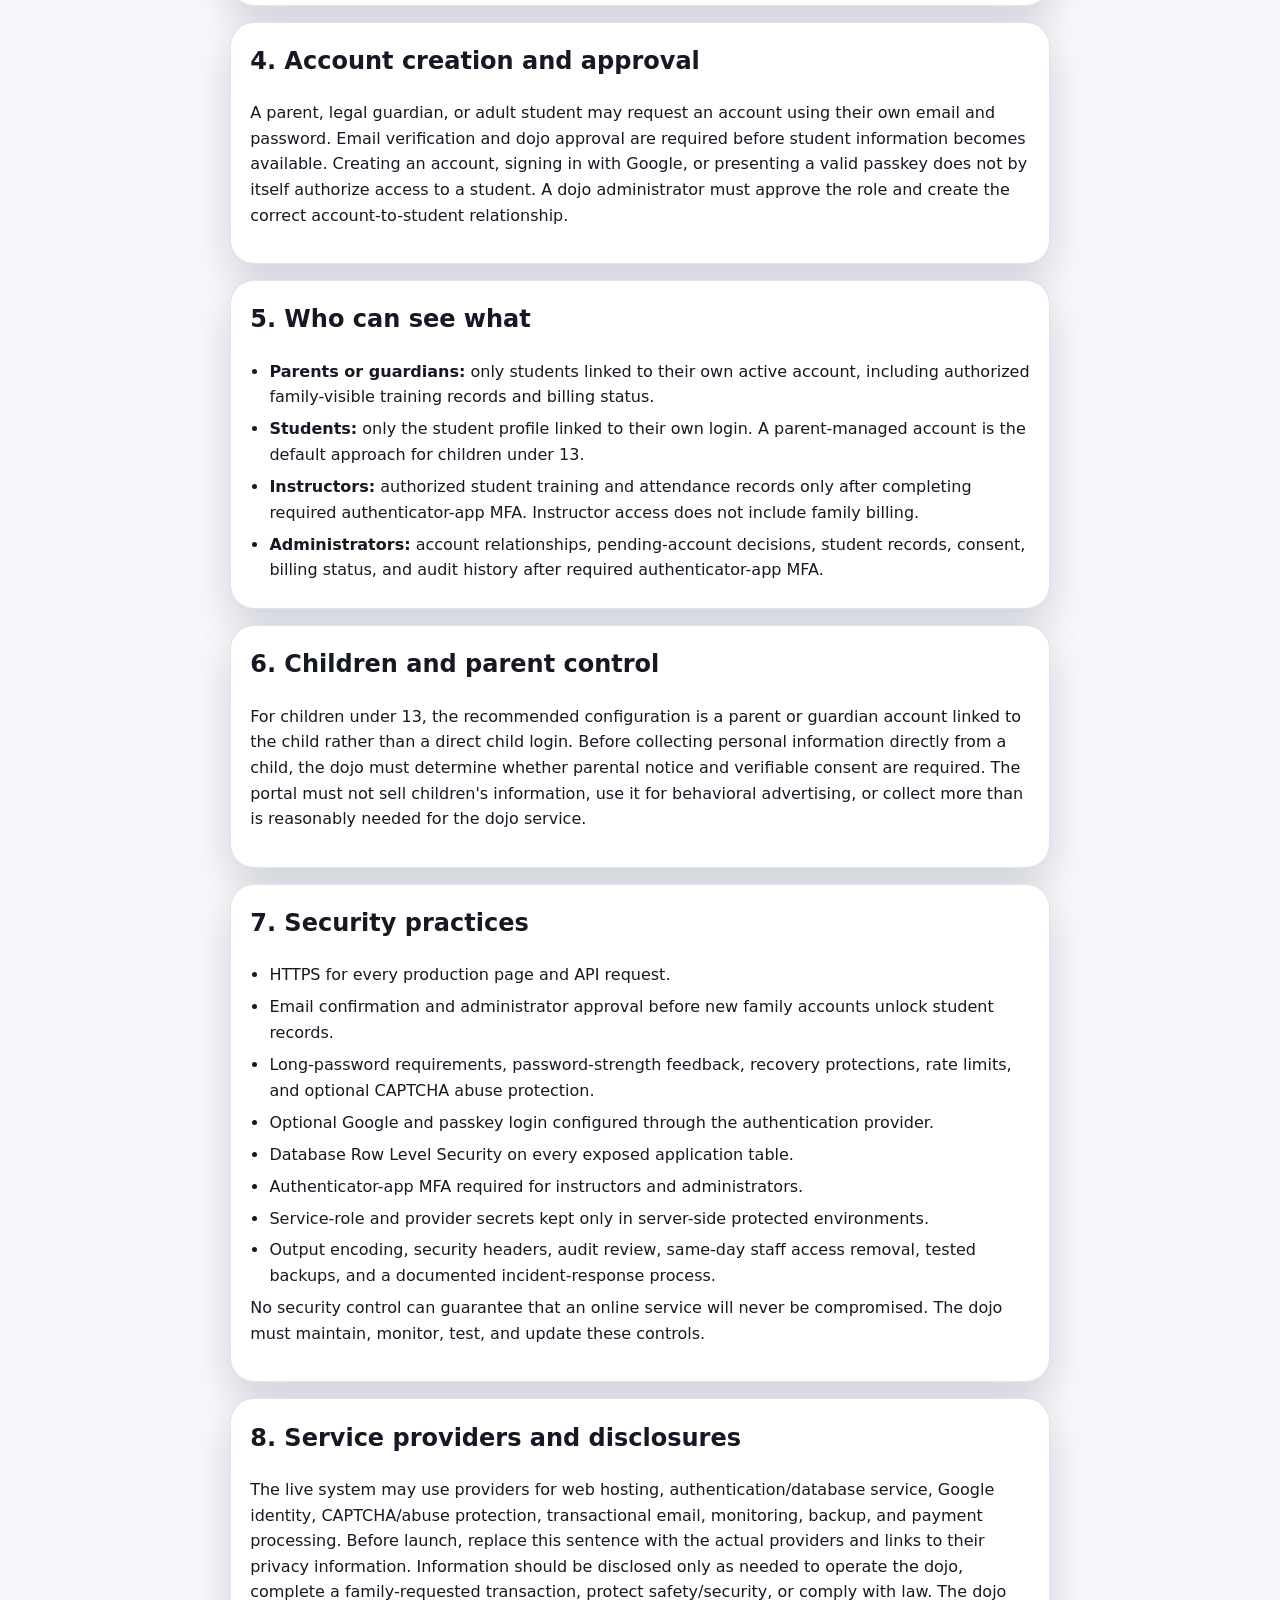
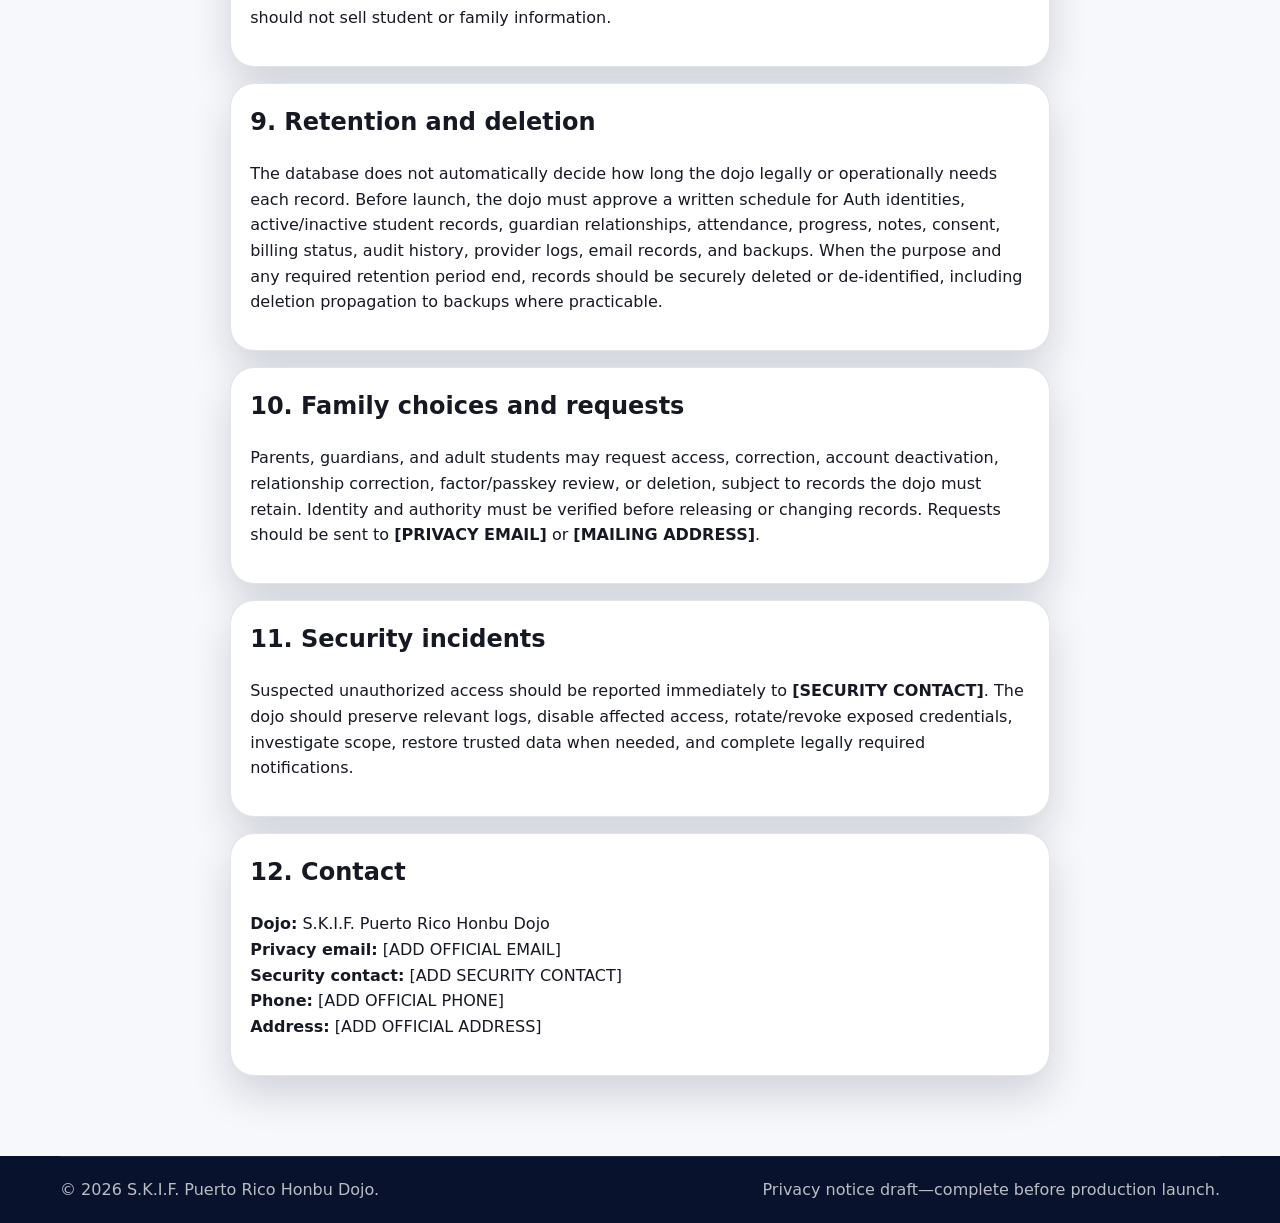
<file: skif-karate-dojo-secure-login-v2/privacy.html>
<!DOCTYPE html>
<html lang="en">
<head>
  <meta charset="UTF-8" />
  <meta name="viewport" content="width=device-width, initial-scale=1.0" />
  <meta name="description" content="Privacy and student-data handling notice for the S.K.I.F. Puerto Rico Honbu Dojo portal." />
  <meta name="theme-color" content="#0c1c45" />
  <meta name="referrer" content="strict-origin-when-cross-origin" />
  <title>Privacy & Student Data | S.K.I.F. Puerto Rico Honbu Dojo</title>
  <link rel="icon" type="image/png" href="assets/icon-192.png" />
  <link rel="apple-touch-icon" href="assets/icon-192.png" />
  <link rel="manifest" href="manifest.json" />
  <link rel="stylesheet" href="styles.css" />
</head>
<body>
  <a class="skip-link" href="#main">Skip to content</a>
  <header class="site-header" data-header>
    <div class="container nav-wrap">
      <a class="brand" href="index.html" aria-label="S.K.I.F. Puerto Rico Honbu Dojo home">
        <img src="assets/official-logo.png" alt="S.K.I.F. Puerto Rico Honbu Dojo emblem" />
        <span><strong>S.K.I.F. Puerto Rico</strong><small>Honbu Dojo</small></span>
      </a>
      <button class="nav-toggle" type="button" aria-controls="site-nav" aria-expanded="false" data-nav-toggle>
        <span></span><span></span><span></span><span class="sr-only">Open navigation</span>
      </button>
      <nav id="site-nav" class="site-nav" data-nav>
        <a href="index.html">Home</a>
        <a href="index.html#programs">Programs</a>
        <a href="index.html#contact">Contact</a>
        <a href="privacy.html" aria-current="page">Privacy</a>
        <a class="nav-cta" href="portal.html">Secure Portal</a>
      </nav>
    </div>
  </header>

  <main id="main" class="simple-page privacy-page">
    <div class="container slim">
      <p class="eyebrow">Privacy & Data Handling</p>
      <h1>Student and family information should be useful, limited, and protected.</h1>
      <p class="lead">This deployment package includes a privacy-ready structure, but the dojo must replace every bracketed contact field, identify the actual service providers, and approve the final retention periods before launch.</p>
      <div class="portal-alert warning"><strong>Draft notice:</strong> This is an operational template, not legal advice or a substitute for a policy reviewed for the dojo's actual location, services, and students.</div>
      <p class="small-note">Draft updated August 21, 2026 • Policy version: DRAFT-2026-08</p>

      <section class="policy-card">
        <h2>1. Information the portal uses</h2>
        <ul class="task-list">
          <li><strong>Account information:</strong> email address, display name, login provider, confirmation status, account role, activation status, and multi-factor-authentication status. Depending on configuration, the login provider may be email/password, Google, or a passkey.</li>
          <li><strong>Authentication security:</strong> the authentication provider processes password hashes, recovery sessions, OAuth responses, passkey public credentials, session tokens, CAPTCHA verification, and authenticator factors. The dojo application tables do not store plaintext passwords, private passkey keys, or authenticator codes.</li>
          <li><strong>Student profile:</strong> display name, broad age group, minor/adult flag, program, current belt rank, enrollment status, and linked parent/guardian or student accounts.</li>
          <li><strong>Training records:</strong> class enrollments, attendance, belt requirements, progress status, badges, goals, and authorized instructor notes.</li>
          <li><strong>Administrative records:</strong> announcement audience, consent records, billing description, amount, due date, external reference, and payment status.</li>
          <li><strong>Security records:</strong> limited audit metadata such as who changed a protected record, the affected table/record, the action, and the time.</li>
        </ul>
      </section>

      <section class="policy-card">
        <h2>2. Information this portal should not store</h2>
        <p>Do not enter Social Security numbers, government-identification numbers, immigration information, card numbers, bank-account numbers, CVV codes, passwords, recovery links, session tokens, CAPTCHA tokens, authenticator codes, passkey private keys, full medical histories, or unrelated sensitive details. Use a dedicated payment processor for payment credentials and a separately approved process for genuinely necessary medical or emergency information.</p>
      </section>

      <section class="policy-card">
        <h2>3. Why information is used</h2>
        <p>The dojo uses authorized records to create and secure accounts, verify and approve access, connect families to the correct students, manage classes and attendance, follow belt development and goals, communicate with families, maintain billing status and consent, investigate security events, and operate the service. Information should not be collected merely because a form has an empty box waiting to be fed.</p>
      </section>

      <section class="policy-card">
        <h2>4. Account creation and approval</h2>
        <p>A parent, legal guardian, or adult student may request an account using their own email and password. Email verification and dojo approval are required before student information becomes available. Creating an account, signing in with Google, or presenting a valid passkey does not by itself authorize access to a student. A dojo administrator must approve the role and create the correct account-to-student relationship.</p>
      </section>

      <section class="policy-card">
        <h2>5. Who can see what</h2>
        <ul class="task-list">
          <li><strong>Parents or guardians:</strong> only students linked to their own active account, including authorized family-visible training records and billing status.</li>
          <li><strong>Students:</strong> only the student profile linked to their own login. A parent-managed account is the default approach for children under 13.</li>
          <li><strong>Instructors:</strong> authorized student training and attendance records only after completing required authenticator-app MFA. Instructor access does not include family billing.</li>
          <li><strong>Administrators:</strong> account relationships, pending-account decisions, student records, consent, billing status, and audit history after required authenticator-app MFA.</li>
        </ul>
      </section>

      <section class="policy-card">
        <h2>6. Children and parent control</h2>
        <p>For children under 13, the recommended configuration is a parent or guardian account linked to the child rather than a direct child login. Before collecting personal information directly from a child, the dojo must determine whether parental notice and verifiable consent are required. The portal must not sell children's information, use it for behavioral advertising, or collect more than is reasonably needed for the dojo service.</p>
      </section>

      <section class="policy-card">
        <h2>7. Security practices</h2>
        <ul class="task-list">
          <li>HTTPS for every production page and API request.</li>
          <li>Email confirmation and administrator approval before new family accounts unlock student records.</li>
          <li>Long-password requirements, password-strength feedback, recovery protections, rate limits, and optional CAPTCHA abuse protection.</li>
          <li>Optional Google and passkey login configured through the authentication provider.</li>
          <li>Database Row Level Security on every exposed application table.</li>
          <li>Authenticator-app MFA required for instructors and administrators.</li>
          <li>Service-role and provider secrets kept only in server-side protected environments.</li>
          <li>Output encoding, security headers, audit review, same-day staff access removal, tested backups, and a documented incident-response process.</li>
        </ul>
        <p>No security control can guarantee that an online service will never be compromised. The dojo must maintain, monitor, test, and update these controls.</p>
      </section>

      <section class="policy-card">
        <h2>8. Service providers and disclosures</h2>
        <p>The live system may use providers for web hosting, authentication/database service, Google identity, CAPTCHA/abuse protection, transactional email, monitoring, backup, and payment processing. Before launch, replace this sentence with the actual providers and links to their privacy information. Information should be disclosed only as needed to operate the dojo, complete a family-requested transaction, protect safety/security, or comply with law. The dojo should not sell student or family information.</p>
      </section>

      <section class="policy-card">
        <h2>9. Retention and deletion</h2>
        <p>The database does not automatically decide how long the dojo legally or operationally needs each record. Before launch, the dojo must approve a written schedule for Auth identities, active/inactive student records, guardian relationships, attendance, progress, notes, consent, billing status, audit history, provider logs, email records, and backups. When the purpose and any required retention period end, records should be securely deleted or de-identified, including deletion propagation to backups where practicable.</p>
      </section>

      <section class="policy-card">
        <h2>10. Family choices and requests</h2>
        <p>Parents, guardians, and adult students may request access, correction, account deactivation, relationship correction, factor/passkey review, or deletion, subject to records the dojo must retain. Identity and authority must be verified before releasing or changing records. Requests should be sent to <strong>[PRIVACY EMAIL]</strong> or <strong>[MAILING ADDRESS]</strong>.</p>
      </section>

      <section class="policy-card">
        <h2>11. Security incidents</h2>
        <p>Suspected unauthorized access should be reported immediately to <strong>[SECURITY CONTACT]</strong>. The dojo should preserve relevant logs, disable affected access, rotate/revoke exposed credentials, investigate scope, restore trusted data when needed, and complete legally required notifications.</p>
      </section>

      <section class="policy-card">
        <h2>12. Contact</h2>
        <p><strong>Dojo:</strong> S.K.I.F. Puerto Rico Honbu Dojo<br />
          <strong>Privacy email:</strong> [ADD OFFICIAL EMAIL]<br />
          <strong>Security contact:</strong> [ADD SECURITY CONTACT]<br />
          <strong>Phone:</strong> [ADD OFFICIAL PHONE]<br />
          <strong>Address:</strong> [ADD OFFICIAL ADDRESS]</p>
      </section>
    </div>
  </main>

  <footer class="site-footer">
    <div class="container footer-bottom single-row"><span>© <span data-year></span> S.K.I.F. Puerto Rico Honbu Dojo.</span><span>Privacy notice draft—complete before production launch.</span></div>
  </footer>
  <script src="script.js"></script>
</body>
</html>
</file>
<file: skif-karate-dojo-secure-login-v2/styles.css>
:root {
  --navy: #0c1c45;
  --navy-2: #132c68;
  --navy-3: #163b84;
  --red: #d9413f;
  --red-deep: #b52731;
  --gold: #e1c565;
  --cream: #f5f0e2;
  --ink: #161923;
  --muted: #68728a;
  --white: #ffffff;
  --border: rgba(12, 28, 69, 0.12);
  --shadow: 0 18px 42px rgba(8, 18, 48, 0.16);
  --radius: 24px;
  --radius-sm: 16px;
  --container: 1160px;
}
* { box-sizing: border-box; }
html { scroll-behavior: smooth; }
body { margin: 0; font-family: Inter, system-ui, -apple-system, BlinkMacSystemFont, "Segoe UI", sans-serif; color: var(--ink); background: #f7f8fb; line-height: 1.6; }
img { max-width: 100%; display: block; }
a { color: inherit; text-decoration: none; }
p, h1, h2, h3 { margin-top: 0; }
.container { width: min(calc(100% - 2rem), var(--container)); margin-inline: auto; }
.sr-only { position:absolute; width:1px; height:1px; padding:0; margin:-1px; overflow:hidden; clip:rect(0,0,0,0); white-space:nowrap; border:0; }
.skip-link { position:absolute; left:1rem; top:-3rem; background:var(--navy); color:white; padding:.75rem 1rem; border-radius:.75rem; z-index:1000; }
.skip-link:focus { top:1rem; }
.site-header { position: sticky; top: 0; z-index: 100; backdrop-filter: blur(14px); background: rgba(12, 28, 69, 0.94); border-bottom: 1px solid rgba(255,255,255,0.08); }
.nav-wrap { display: flex; align-items: center; justify-content: space-between; gap: 1rem; min-height: 84px; }
.brand { display:flex; align-items:center; gap:.9rem; min-width:0; }
.brand img { width:64px; height:64px; object-fit:contain; flex:0 0 auto; padding:5px; background:#fff; border-radius:50%; box-shadow: 0 8px 18px rgba(0,0,0,.18); }
.brand span { color:white; display:grid; line-height:1.15; }
.brand small { color:rgba(255,255,255,.76); font-size:.85rem; }
.site-nav { display:flex; align-items:center; gap:1.1rem; }
.site-nav a { color:rgba(255,255,255,.88); font-weight:700; font-size:.94rem; }
.site-nav a:hover, .site-nav a:focus-visible { color:white; }
.nav-cta { padding:.72rem 1rem; border-radius:999px; background:linear-gradient(135deg,var(--red),var(--red-deep)); color:white!important; box-shadow:0 10px 22px rgba(184,43,50,.32); }
.nav-toggle { display:none; background:transparent; border:0; padding:.35rem; cursor:pointer; }
.nav-toggle span { display:block; width:28px; height:3px; margin:5px 0; border-radius:999px; background:white; }
.hero { position:relative; overflow:hidden; background: radial-gradient(circle at 18% 18%, rgba(225,197,101,.16), transparent 34%), linear-gradient(135deg,#07112d 0%, #0c1c45 45%, #173772 100%); color:white; padding:5rem 0 4.5rem; }
.hero-glow { position:absolute; inset:auto -14rem -18rem auto; width:44rem; height:44rem; background:radial-gradient(circle,rgba(217,65,63,.2),transparent 62%); pointer-events:none; }
.hero-grid { position:relative; display:grid; grid-template-columns:.9fr 1.1fr; gap:2rem; align-items:center; }
.eyebrow, .section-label { letter-spacing:.14em; text-transform:uppercase; font-size:.78rem; font-weight:900; }
.eyebrow { color:var(--gold); }
.hero h1 { font-size:clamp(2.1rem,4vw,4.1rem); line-height:1.04; max-width:15ch; margin-bottom:1rem; }
.lead { max-width:62ch; color:rgba(255,255,255,.86); font-size:1.06rem; }
.hero-actions, .portal-actions { display:flex; flex-wrap:wrap; gap:.9rem; margin:1.6rem 0; }
.btn { display:inline-flex; align-items:center; justify-content:center; gap:.5rem; padding:.95rem 1.3rem; border-radius:999px; font-weight:900; transition:transform .25s ease, box-shadow .25s ease; }
.btn:hover { transform:translateY(-2px); }
.btn-primary { background:linear-gradient(135deg,var(--red),var(--red-deep)); color:white; box-shadow:0 12px 24px rgba(191,49,56,.3); }
.btn-ghost { color:white; border:1px solid rgba(255,255,255,.25); background:rgba(255,255,255,.06); }
.hero-note { display:flex; align-items:center; gap:1rem; margin-top:1.8rem; padding:1rem 1.15rem; background:rgba(255,255,255,.08); border:1px solid rgba(255,255,255,.12); border-radius:var(--radius-sm); max-width:45rem; }
.hero-note span { font-size:1.9rem; color:var(--gold); }
.hero-note p { margin-bottom:0; }
.banner-frame { background:rgba(255,255,255,.08); border:1px solid rgba(255,255,255,.16); border-radius:var(--radius); padding:.8rem; box-shadow:0 24px 70px rgba(0,0,0,.28); }
.banner-frame img { border-radius:calc(var(--radius) - 8px); width:100%; object-fit:cover; }
.stats-strip { background:#08122d; color:white; border-top:1px solid rgba(255,255,255,.08); border-bottom:1px solid rgba(255,255,255,.08); }
.stats-grid { display:grid; grid-template-columns:repeat(4,1fr); gap:1rem; padding:1.2rem 0; }
.stats-grid strong { display:block; font-size:1.02rem; }
.stats-grid span { display:block; color:rgba(255,255,255,.72); font-size:.95rem; }
.section { padding:5rem 0; }
.section-light { background:linear-gradient(180deg,#fff,#f8f8fb); }
.section-dark { background:linear-gradient(180deg,#08122d,#0c1c45); color:white; }
.section-cream { background:linear-gradient(180deg,#f7f2e8,#efe6d4); }
.section-heading { max-width:52rem; margin-bottom:2rem; }
.section-label { color:var(--red); }
.section-label.gold { color:var(--gold); }
.section-heading h2, .section-copy h2 { font-size:clamp(1.9rem,2.7vw,3rem); line-height:1.1; margin-bottom:.8rem; }
.section-copy p, .section-heading p { color:inherit; opacity:.92; }
.small-note { color:var(--muted); font-size:.95rem; }
.spanish-line { font-weight:800; color:var(--red); }
.split-grid { display:grid; grid-template-columns:1fr 1fr; gap:2rem; }
.align-center { align-items:center; }
.principles { display:grid; grid-template-columns:repeat(2,1fr); gap:1rem; }
.principles article, .schedule-card, .contact-form, .policy-card { background:white; border:1px solid var(--border); border-radius:var(--radius); box-shadow:var(--shadow); }
.principles article { padding:1.3rem; }
.principles span { font-size:2rem; color:var(--red); display:inline-block; margin-bottom:.55rem; }
.principles p { color:var(--muted); margin-bottom:0; }
.program-grid { display:grid; grid-template-columns:repeat(3,1fr); gap:1.2rem; }
.program-card { background:rgba(255,255,255,.08); border:1px solid rgba(255,255,255,.12); border-radius:var(--radius); padding:1.5rem; box-shadow:var(--shadow); }
.program-card p { color:rgba(255,255,255,.78); }
.program-icon { font-size:2rem; margin-bottom:.85rem; }
.program-card span { display:inline-block; margin-top:.4rem; color:var(--gold); font-weight:800; font-size:.92rem; }
.feature-list { display:grid; gap:.9rem; margin:1.5rem 0 1.75rem; }
.feature-list div { background:white; border-radius:18px; border:1px solid var(--border); padding:1rem 1.1rem; box-shadow:var(--shadow); }
.feature-list strong { display:block; margin-bottom:.2rem; color:var(--navy); }
.feature-list span { color:var(--muted); }
.phone-wrap { display:grid; place-items:center; }
.phone { width:min(360px,100%); padding:.95rem; border-radius:36px; background:#0f1835; box-shadow:0 25px 55px rgba(17,32,76,.24); }
.phone-top { width:120px; height:16px; border-radius:999px; background:#1f294c; margin:0 auto 1rem; }
.phone-screen { border-radius:28px; padding:1rem; background:linear-gradient(180deg,#fff,#f6f8fc); min-height:560px; }
.student-card-mini, .student-profile { display:flex; align-items:center; gap:.9rem; }
.student-card-mini img, .student-profile img { width:58px; height:58px; object-fit:contain; background:#fff; border-radius:50%; padding:4px; box-shadow:0 6px 16px rgba(17,32,76,.12); }
.student-card-mini span, .student-profile p:last-child { color:var(--muted); }
.progress-panel { background:linear-gradient(180deg,#fff7e7,#fff); border:1px solid rgba(225,197,101,.38); border-radius:18px; padding:1rem; margin-top:1rem; }
.panel-row { display:flex; justify-content:space-between; gap:1rem; font-weight:800; }
.progress-bar { width:100%; height:10px; border-radius:999px; background:#e8ebf3; overflow:hidden; margin:.65rem 0 .4rem; }
.progress-bar span { display:block; height:100%; border-radius:inherit; background:linear-gradient(90deg,var(--red),var(--gold)); }
.badge-row, .badge-wall { display:flex; flex-wrap:wrap; gap:.55rem; margin-top:1rem; }
.badge-row span, .badge-wall span { padding:.5rem .75rem; border-radius:999px; background:rgba(12,28,69,.08); color:var(--navy); font-weight:800; font-size:.85rem; }
.class-card-mini { margin-top:1rem; background:white; border:1px solid var(--border); border-radius:18px; padding:.95rem; }
.share-badge { margin-top:1rem; font-weight:900; color:var(--red); }
.belt-path { display:grid; grid-template-columns:repeat(7,1fr); gap:.85rem; }
.belt { background:white; border-radius:18px; padding:1rem .85rem; text-align:center; border:1px solid rgba(17,32,76,.1); box-shadow:var(--shadow); }
.belt span { display:block; height:18px; border-radius:999px; margin-bottom:.75rem; }
.belt strong { display:block; }
.belt small { color:var(--muted); }
.belt.white span { background:linear-gradient(90deg,#fff,#dcdcdc); border:1px solid #d0d0d0; }
.belt.yellow span { background:#f5d64e; } .belt.orange span { background:#f09a43; } .belt.green span { background:#44a765; } .belt.blue span { background:#3f71d2; } .belt.brown span { background:#7a4b2b; } .belt.black span { background:#111; }
.schedule-card { padding:1.2rem; }
.schedule-row { display:grid; gap:.2rem; padding:1rem 0; border-bottom:1px solid rgba(17,32,76,.08); }
.schedule-row:last-child { border-bottom:0; }
.schedule-row span, .schedule-row em { color:var(--muted); font-style:normal; }
.schedule-row strong { color:var(--navy); font-size:1.06rem; }
.identity-grid { display:grid; grid-template-columns:1.35fr .65fr; gap:1.2rem; align-items:stretch; }
.identity-card { margin:0; background:rgba(255,255,255,.08); border:1px solid rgba(255,255,255,.12); border-radius:var(--radius); padding:1rem; box-shadow:var(--shadow); }
.identity-card img { width:100%; height:100%; max-height:480px; object-fit:contain; border-radius:18px; background:#fff; }
.banner-card img { background:#08122d; }
.logo-card img { padding:1rem; }
.identity-card figcaption { margin-top:.75rem; color:rgba(255,255,255,.76); font-weight:800; }
.contact-grid { display:grid; grid-template-columns:.95fr 1.05fr; gap:1.5rem; align-items:start; }
.contact-details { display:grid; gap:.85rem; margin-top:1.2rem; }
.contact-details div { background:rgba(255,255,255,.65); border-radius:16px; padding:.95rem 1rem; border:1px solid rgba(17,32,76,.08); }
.contact-details strong { display:block; color:var(--navy); }
.contact-details span { color:var(--muted); }
.contact-form { padding:1.3rem; }
.contact-form label { display:grid; gap:.45rem; font-weight:800; margin-bottom:1rem; }
.contact-form input, .contact-form textarea, .contact-form select { width:100%; font:inherit; padding:.9rem 1rem; border-radius:14px; border:1px solid rgba(17,32,76,.15); background:#fff; }
.contact-form textarea { resize:vertical; }
.form-status { margin-bottom:0; color:var(--red); font-weight:800; }
.site-footer { background:#08122d; color:white; }
.footer-grid { display:grid; grid-template-columns:1.3fr .8fr .9fr; gap:1.4rem; padding:2rem 0 1.2rem; }
.footer-grid strong { display:block; margin-bottom:.7rem; }
.footer-grid a, .footer-grid span { display:block; margin-bottom:.45rem; color:rgba(255,255,255,.76); }
.footer-brand { margin-bottom:.8rem; }
.footer-bottom { display:flex; justify-content:space-between; gap:1rem; padding:1rem 0 1.3rem; color:rgba(255,255,255,.72); border-top:1px solid rgba(255,255,255,.08); }
.single-row { padding-top:1.25rem; }
.portal-main { background:linear-gradient(180deg,#f8f8fb,#eef2fb); }
.portal-hero { background:linear-gradient(135deg,rgba(12,28,69,.98),rgba(22,59,132,.94)); color:white; padding:4.5rem 0 3rem; }
.portal-hero-grid { display:grid; grid-template-columns:1.1fr .7fr; gap:1.5rem; align-items:center; }
.portal-badge-card { background:rgba(255,255,255,.08); border:1px solid rgba(255,255,255,.14); border-radius:var(--radius); padding:1.6rem; box-shadow:var(--shadow); }
.portal-badge-card img { width:108px; height:108px; object-fit:contain; background:#fff; border-radius:50%; padding:8px; margin-bottom:1rem; }
.card-kicker { font-size:.8rem; text-transform:uppercase; letter-spacing:.12em; color:var(--gold); font-weight:900; }
.portal-demo { padding:3rem 0 4.5rem; }
.dashboard-shell { background:white; border:1px solid var(--border); border-radius:var(--radius); box-shadow:var(--shadow); padding:1.3rem; }
.dashboard-top { display:flex; align-items:end; justify-content:space-between; gap:1rem; padding-bottom:1rem; border-bottom:1px solid rgba(17,32,76,.08); }
.portal-tabs { display:flex; flex-wrap:wrap; gap:.65rem; }
.portal-tabs button { border:1px solid rgba(17,32,76,.15); background:#f6f8fc; color:var(--navy); font:inherit; font-weight:900; padding:.75rem 1rem; border-radius:999px; cursor:pointer; }
.portal-tabs button.is-active { background:linear-gradient(135deg,var(--navy),var(--navy-3)); color:white; }
.dashboard-view { display:none; padding-top:1.25rem; }
.dashboard-view.is-active { display:block; }
.dashboard-grid { display:grid; grid-template-columns:repeat(3,1fr); gap:1rem; }
.dashboard-card { background:#fff; border:1px solid rgba(17,32,76,.09); border-radius:20px; padding:1.15rem; box-shadow:0 10px 24px rgba(17,32,76,.07); }
.dashboard-card.featured { grid-column:span 2; background:linear-gradient(180deg,#fff,#faf6ef); }
.task-list { padding-left:1.2rem; margin-bottom:0; }
.task-list li { margin-bottom:.4rem; }
.portal-notice { margin-top:1rem; background:#fffaf0; border:1px solid rgba(215,191,113,.35); color:#47371a; border-radius:18px; padding:1rem 1.1rem; }
.simple-page { padding:4rem 0 5rem; }
.slim { max-width:820px; }
.static-nav { margin-left:auto; }
.policy-card { padding:1.2rem; margin-top:1rem; background:white; }
.reveal { opacity:0; transform:translateY(20px); transition:opacity .7s ease, transform .7s ease; }
.reveal.is-visible { opacity:1; transform:translateY(0); }
.delay-1 { transition-delay:.08s; } .delay-2 { transition-delay:.16s; }
@media (max-width:980px) { .hero-grid,.split-grid,.contact-grid,.portal-hero-grid,.dashboard-grid,.footer-grid,.program-grid,.belt-path,.stats-grid,.identity-grid { grid-template-columns:1fr 1fr; } .dashboard-card.featured { grid-column:auto; } }
@media (max-width:760px) { .brand img { width:54px;height:54px; } .nav-toggle { display:block; } .site-nav { position:absolute; left:1rem; right:1rem; top:calc(100% + .75rem); display:none; flex-direction:column; align-items:stretch; gap:.25rem; background:rgba(12,28,69,.98); padding:.9rem; border-radius:18px; border:1px solid rgba(255,255,255,.08); } .site-nav.is-open { display:flex; } .hero-grid,.split-grid,.contact-grid,.portal-hero-grid,.dashboard-grid,.footer-grid,.program-grid,.belt-path,.stats-grid,.principles,.identity-grid { grid-template-columns:1fr; } .dashboard-top,.footer-bottom { flex-direction:column; align-items:start; } .hero { padding-top:4rem; } .section { padding:4rem 0; } .hero-note { align-items:flex-start; } .banner-frame { padding:.45rem; } }

/* Secure portal application */
[hidden] { display:none !important; }
.portal-body { background:#eef2fb; }
.secure-portal-main { min-height:78vh; background:linear-gradient(180deg,#f8f9fc 0%,#eef2fb 100%); }
.portal-login-hero { padding:5rem 0; background:linear-gradient(135deg,#08122d 0%,#0c1c45 62%,#173c82 100%); color:#fff; min-height:680px; display:grid; align-items:center; }
.portal-login-grid { display:grid; grid-template-columns:1.12fr .88fr; gap:3rem; align-items:center; }
.portal-login-copy h1 { max-width:780px; }
.portal-login-copy > p { color:rgba(255,255,255,.8); max-width:740px; font-size:1.08rem; }
.relationship-diagram { display:flex; align-items:center; gap:1rem; margin:1.6rem 0; }
.relationship-diagram div { background:rgba(255,255,255,.08); border:1px solid rgba(255,255,255,.14); border-radius:18px; padding:1rem 1.1rem; min-width:180px; }
.relationship-diagram span { display:block; color:rgba(255,255,255,.66); font-size:.82rem; text-transform:uppercase; letter-spacing:.08em; font-weight:800; }
.relationship-diagram strong { display:block; margin-top:.2rem; }
.relationship-diagram b { color:var(--gold); font-size:1.5rem; }
.security-points { list-style:none; padding:0; margin:1.5rem 0 0; display:grid; gap:.7rem; }
.security-points li { position:relative; padding-left:1.75rem; color:rgba(255,255,255,.84); }
.security-points li::before { content:'✓'; position:absolute; left:0; top:0; color:var(--gold); font-weight:900; }
.auth-card { background:#fff; color:var(--text); border-radius:28px; padding:1.6rem; box-shadow:0 28px 65px rgba(0,0,0,.28); border:1px solid rgba(255,255,255,.18); min-height:480px; display:flex; flex-direction:column; justify-content:center; }
.portal-brand-mark { display:flex; align-items:center; gap:.8rem; padding-bottom:1rem; margin-bottom:1.25rem; border-bottom:1px solid rgba(17,32,76,.09); }
.portal-brand-mark img { width:56px; height:56px; object-fit:contain; }
.portal-brand-mark small { display:block; color:var(--muted); }
.portal-brand-mark strong { display:block; color:var(--navy); font-size:1.12rem; }
.auth-view h2 { margin-bottom:.35rem; color:var(--navy); }
.auth-view > p:not(.card-kicker):not(.auth-footnote) { color:var(--muted); }
.auth-form { display:grid; gap:1rem; margin-top:1.1rem; }
.auth-form label { display:grid; gap:.42rem; font-weight:800; color:var(--navy); }
.auth-form input, .auth-form select, .auth-form textarea, .portal-field input, .portal-field select, .portal-field textarea { width:100%; font:inherit; padding:.9rem 1rem; border-radius:14px; border:1px solid rgba(17,32,76,.17); background:#fff; color:var(--text); }
.auth-form input:focus, .auth-form select:focus, .auth-form textarea:focus, .portal-field input:focus, .portal-field select:focus, .portal-field textarea:focus { outline:3px solid rgba(41,98,189,.18); border-color:#2962bd; }
.btn-block { width:100%; justify-content:center; }
.btn-secondary { background:#edf2fb; color:var(--navy); border:1px solid rgba(17,32,76,.13); }
.btn-secondary:hover { background:#dfe8f7; }
.btn-small { padding:.65rem .9rem; font-size:.88rem; }
.btn-ghost-dark { background:transparent; color:var(--navy); border:1px solid rgba(17,32,76,.18); }
.text-button { border:0; background:transparent; color:var(--red); font:inherit; font-weight:900; padding:.75rem 0 0; cursor:pointer; text-decoration:underline; text-underline-offset:3px; }
.auth-footnote { color:var(--muted); font-size:.86rem; margin-top:1.1rem; }
.setup-steps { color:var(--muted); padding-left:1.2rem; }
.setup-steps li { margin:.45rem 0; }
.setup-steps code { color:var(--navy); background:#f1f4f9; padding:.12rem .3rem; border-radius:5px; }
.loading-ring { width:46px; height:46px; border:4px solid #e7ebf3; border-top-color:var(--red); border-radius:50%; animation:portal-spin .8s linear infinite; margin-bottom:1rem; }
@keyframes portal-spin { to { transform:rotate(360deg); } }

.portal-dashboard { padding:3rem 0 5rem; min-height:760px; }
.portal-dashboard-header { display:flex; justify-content:space-between; align-items:flex-end; gap:1.5rem; margin-bottom:1.5rem; }
.portal-dashboard-header h1 { margin:.1rem 0 .25rem; color:var(--navy); }
.portal-dashboard-header p { margin:0; color:var(--muted); }
.dashboard-account-actions { display:flex; align-items:center; flex-wrap:wrap; gap:.65rem; justify-content:flex-end; }
.role-pill { display:inline-flex; align-items:center; padding:.55rem .8rem; border-radius:999px; background:#fff4d4; color:#5a4313; font-weight:900; text-transform:capitalize; border:1px solid rgba(215,191,113,.45); }
.portal-app-shell { display:grid; grid-template-columns:250px minmax(0,1fr); gap:1.25rem; align-items:start; }
.portal-sidebar { background:#0c1c45; color:#fff; border-radius:22px; padding:1rem; box-shadow:var(--shadow); position:sticky; top:100px; }
.student-switcher { margin-bottom:1rem; padding:.8rem; border-radius:16px; background:rgba(255,255,255,.08); }
.student-switcher label { display:block; font-size:.78rem; text-transform:uppercase; letter-spacing:.08em; color:rgba(255,255,255,.68); font-weight:900; margin-bottom:.4rem; }
.student-switcher select { width:100%; padding:.7rem .75rem; border:0; border-radius:12px; font:inherit; font-weight:800; }
.portal-menu { display:grid; gap:.35rem; }
.portal-menu button { width:100%; border:0; border-radius:13px; padding:.78rem .85rem; text-align:left; color:rgba(255,255,255,.82); background:transparent; font:inherit; font-weight:850; cursor:pointer; }
.portal-menu button:hover, .portal-menu button.is-active { color:#fff; background:rgba(255,255,255,.12); }
.portal-privacy-note { margin-top:1rem; padding:1rem; border-radius:16px; background:rgba(255,255,255,.07); border:1px solid rgba(255,255,255,.08); }
.portal-privacy-note strong, .portal-privacy-note span { display:block; }
.portal-privacy-note span { color:rgba(255,255,255,.68); font-size:.83rem; margin-top:.25rem; }
.portal-content-wrap { min-width:0; }
.portal-content { min-height:520px; }
.portal-alert { border-radius:16px; padding:.9rem 1rem; margin-bottom:1rem; font-weight:800; }
.portal-alert.info { background:#e8f1ff; color:#123f79; border:1px solid #bed4f3; }
.portal-alert.success { background:#e9f7ee; color:#1d6337; border:1px solid #bce1c9; }
.portal-alert.warning { background:#fff7df; color:#694d13; border:1px solid #ead293; }
.portal-alert.error { background:#fdebec; color:#84242d; border:1px solid #efb7bc; }
.portal-page-heading { display:flex; align-items:flex-end; justify-content:space-between; gap:1rem; margin-bottom:1rem; }
.portal-page-heading h2 { color:var(--navy); margin:0; }
.portal-page-heading p { color:var(--muted); margin:.25rem 0 0; }
.portal-summary-grid { display:grid; grid-template-columns:repeat(4,minmax(0,1fr)); gap:1rem; margin-bottom:1rem; }
.portal-stat-card, .portal-panel { background:#fff; border:1px solid rgba(17,32,76,.09); border-radius:20px; padding:1.15rem; box-shadow:0 10px 25px rgba(17,32,76,.07); }
.portal-stat-card small { color:var(--muted); display:block; margin-bottom:.35rem; }
.portal-stat-card strong { color:var(--navy); font-size:1.45rem; display:block; }
.portal-stat-card span { color:var(--muted); font-size:.85rem; }
.portal-grid-2 { display:grid; grid-template-columns:repeat(2,minmax(0,1fr)); gap:1rem; margin-bottom:1rem; }
.portal-grid-3 { display:grid; grid-template-columns:repeat(3,minmax(0,1fr)); gap:1rem; margin-bottom:1rem; }
.portal-panel h3 { color:var(--navy); margin-top:0; }
.portal-panel-head { display:flex; justify-content:space-between; align-items:center; gap:1rem; margin-bottom:.8rem; }
.portal-panel-head h3 { margin:0; }
.portal-muted { color:var(--muted); }
.portal-empty { text-align:center; padding:2.5rem 1rem; background:#fff; border-radius:20px; border:1px dashed rgba(17,32,76,.2); color:var(--muted); }
.portal-list { display:grid; gap:.7rem; }
.portal-list-item { display:flex; justify-content:space-between; gap:1rem; align-items:flex-start; padding:.85rem 0; border-bottom:1px solid rgba(17,32,76,.08); }
.portal-list-item:last-child { border-bottom:0; }
.portal-list-item strong { color:var(--navy); }
.portal-list-item small, .portal-list-item span { color:var(--muted); }
.portal-list-item > div:last-child { text-align:right; }
.status-chip { display:inline-flex; align-items:center; padding:.32rem .58rem; border-radius:999px; font-size:.76rem; font-weight:900; text-transform:capitalize; background:#edf1f7; color:#44516b; }
.status-chip.mastered, .status-chip.paid, .status-chip.present, .status-chip.completed { background:#e8f6ed; color:#1e6539; }
.status-chip.ready, .status-chip.upcoming, .status-chip.active { background:#fff4d4; color:#654a10; }
.status-chip.practicing, .status-chip.late, .status-chip.open { background:#e7f1ff; color:#1c4f86; }
.status-chip.overdue, .status-chip.absent, .status-chip.cancelled { background:#fde9eb; color:#852732; }
.requirement-row { display:grid; grid-template-columns:minmax(0,1fr) 160px; gap:1rem; align-items:center; padding:.9rem 0; border-bottom:1px solid rgba(17,32,76,.08); }
.requirement-row:last-child { border-bottom:0; }
.requirement-row h4 { margin:0 0 .25rem; color:var(--navy); }
.requirement-row p { margin:0; color:var(--muted); font-size:.9rem; }
.requirement-row select { width:100%; padding:.65rem; border-radius:12px; border:1px solid rgba(17,32,76,.15); font:inherit; }
.progress-meter-large { margin:1rem 0; }
.progress-meter-large .progress-bar { height:14px; }
.badge-card-grid { display:grid; grid-template-columns:repeat(3,minmax(0,1fr)); gap:.8rem; }
.badge-card { background:#f8f4e8; border:1px solid rgba(215,191,113,.4); border-radius:17px; padding:1rem; }
.badge-card span { font-size:1.7rem; }
.badge-card strong { display:block; color:var(--navy); margin-top:.3rem; }
.badge-card small { color:var(--muted); }
.portal-table-wrap { overflow:auto; border-radius:18px; border:1px solid rgba(17,32,76,.09); background:#fff; }
.portal-table { width:100%; border-collapse:collapse; min-width:700px; }
.portal-table th, .portal-table td { padding:.8rem .9rem; text-align:left; border-bottom:1px solid rgba(17,32,76,.07); vertical-align:top; }
.portal-table th { background:#f3f6fb; color:var(--navy); font-size:.8rem; text-transform:uppercase; letter-spacing:.05em; }
.portal-table tr:last-child td { border-bottom:0; }
.portal-table button { white-space:nowrap; }
.portal-form-grid { display:grid; grid-template-columns:repeat(2,minmax(0,1fr)); gap:1rem; }
.portal-field { display:grid; gap:.4rem; font-weight:800; color:var(--navy); }
.portal-field.full { grid-column:1/-1; }
.portal-form-actions { display:flex; gap:.7rem; flex-wrap:wrap; grid-column:1/-1; }
.portal-separator { border:0; border-top:1px solid rgba(17,32,76,.1); margin:1.3rem 0; }
.portal-action-card { background:linear-gradient(180deg,#fff,#f8fafc); border:1px solid rgba(17,32,76,.1); border-radius:18px; padding:1rem; }
.portal-action-card h4 { margin-top:0; color:var(--navy); }
.portal-action-card p { color:var(--muted); }
.aal-warning { background:#fff6db; color:#624711; border:1px solid #e5ce8e; border-radius:14px; padding:.8rem .9rem; margin-bottom:1rem; }

.portal-modal { position:fixed; inset:0; z-index:1000; display:grid; place-items:center; padding:1rem; background:rgba(4,9,24,.78); }
.portal-modal-card { width:min(480px,100%); max-height:92vh; overflow:auto; position:relative; background:#fff; border-radius:24px; padding:1.5rem; box-shadow:0 30px 80px rgba(0,0,0,.38); }
.modal-close { position:absolute; top:.7rem; right:.8rem; border:0; background:#edf1f7; color:var(--navy); border-radius:50%; width:36px; height:36px; font-size:1.5rem; cursor:pointer; }
.mfa-qr-wrap { display:grid; place-items:center; background:#f5f7fb; border-radius:18px; padding:1rem; margin:1rem 0; }
.mfa-qr-wrap img { width:min(260px,100%); height:auto; }
.mfa-secret { font-family:ui-monospace,SFMono-Regular,Menlo,monospace; word-break:break-all; font-size:.82rem; color:var(--muted); }

.policy-hero { padding:4rem 0 2rem; background:linear-gradient(135deg,#0c1c45,#173c82); color:#fff; }
.policy-layout { display:grid; grid-template-columns:230px minmax(0,1fr); gap:1.5rem; align-items:start; padding:2.5rem 0 5rem; }
.policy-toc { position:sticky; top:100px; background:#fff; border-radius:18px; padding:1rem; box-shadow:var(--shadow); }
.policy-toc a { display:block; color:var(--navy); padding:.5rem .4rem; font-weight:800; }
.policy-content { display:grid; gap:1rem; }
.policy-section { background:#fff; border-radius:20px; padding:1.35rem; border:1px solid rgba(17,32,76,.09); box-shadow:0 10px 24px rgba(17,32,76,.05); }
.policy-section h2 { color:var(--navy); }
.policy-section li { margin:.45rem 0; }

@media (max-width:1100px) {
  .portal-summary-grid { grid-template-columns:repeat(2,minmax(0,1fr)); }
  .portal-grid-3 { grid-template-columns:repeat(2,minmax(0,1fr)); }
}
@media (max-width:900px) {
  .portal-login-grid { grid-template-columns:1fr; }
  .auth-card { order:-1; }
  .portal-login-copy { max-width:760px; }
  .portal-app-shell { grid-template-columns:1fr; }
  .portal-sidebar { position:static; }
  .portal-menu { grid-template-columns:repeat(3,minmax(0,1fr)); }
  .policy-layout { grid-template-columns:1fr; }
  .policy-toc { position:static; }
}
@media (max-width:700px) {
  .portal-login-hero { padding:3rem 0; }
  .relationship-diagram { align-items:stretch; flex-direction:column; }
  .relationship-diagram b { transform:rotate(90deg); align-self:center; }
  .portal-dashboard-header, .portal-page-heading { align-items:flex-start; flex-direction:column; }
  .dashboard-account-actions { justify-content:flex-start; }
  .portal-summary-grid, .portal-grid-2, .portal-grid-3, .badge-card-grid, .portal-form-grid { grid-template-columns:1fr; }
  .portal-menu { grid-template-columns:1fr 1fr; }
  .requirement-row { grid-template-columns:1fr; }
  .requirement-row select { max-width:none; }
}
@media (max-width:460px) {
  .portal-menu { grid-template-columns:1fr; }
  .auth-card { padding:1.2rem; border-radius:22px; }
}


/* Portal form fit and list readability */
.portal-field { min-width: 0; }
.portal-field input,
.portal-field select,
.portal-field textarea { width: 100%; min-width: 0; max-width: 100%; }
.portal-list-item > div:first-child > strong,
.portal-list-item > div:first-child > small { display: block; }

/* Secure sign-in experience */
.auth-card { max-height:min(900px,92vh); overflow:auto; justify-content:flex-start; scrollbar-gutter:stable; }
.auth-card:focus-within { box-shadow:0 28px 65px rgba(0,0,0,.28),0 0 0 3px rgba(215,191,113,.2); }
.portal-brand-mark { position:sticky; top:-1.6rem; z-index:4; background:#fff; padding-top:1.1rem; }
.secure-connection-badge { margin-left:auto; display:inline-flex; align-items:center; gap:.35rem; padding:.4rem .65rem; border-radius:999px; background:#e9f7ee; border:1px solid #bce1c9; color:#1d6337; font-size:.72rem; font-weight:900; white-space:nowrap; }
.secure-connection-badge::before { content:'🔒'; font-size:.8rem; }
.social-auth-stack { display:grid; gap:.7rem; margin:1.1rem 0 .7rem; }
.social-auth-button { width:100%; min-height:48px; display:flex; align-items:center; justify-content:center; gap:.75rem; border-radius:14px; border:1px solid rgba(17,32,76,.17); background:#fff; color:var(--navy); font:inherit; font-weight:900; cursor:pointer; transition:transform .18s ease,box-shadow .18s ease,background .18s ease; }
.social-auth-button:hover { transform:translateY(-1px); background:#f8f9fc; box-shadow:0 8px 18px rgba(17,32,76,.08); }
.social-auth-button:focus-visible { outline:3px solid rgba(41,98,189,.2); outline-offset:2px; }
.social-auth-button svg { width:21px; height:21px; flex:0 0 auto; }
.social-auth-button.passkey { background:#f4f7fd; }
.passkey-icon { font-size:1.15rem; }
.auth-divider { display:flex; align-items:center; gap:.75rem; color:var(--muted); font-size:.76rem; font-weight:800; text-transform:uppercase; letter-spacing:.05em; margin:.2rem 0; }
.auth-divider::before,.auth-divider::after { content:''; height:1px; flex:1; background:rgba(17,32,76,.12); }
.auth-link-row { display:flex; justify-content:space-between; align-items:center; gap:.75rem; flex-wrap:wrap; }
.password-input-wrap { position:relative; display:block; }
.password-input-wrap input { padding-right:4.4rem; }
.password-toggle { position:absolute; right:.55rem; top:50%; transform:translateY(-50%); border:0; background:#edf2fb; color:var(--navy); border-radius:9px; padding:.42rem .58rem; font:inherit; font-size:.76rem; font-weight:900; cursor:pointer; }
.password-toggle:hover { background:#dfe8f7; }
.password-toggle:focus-visible { outline:3px solid rgba(41,98,189,.22); }
.caps-lock-warning { color:#8a4d00; font-size:.78rem; font-weight:850; }
.password-feedback { padding:.9rem; background:#f6f8fc; border:1px solid rgba(17,32,76,.1); border-radius:15px; }
.password-strength-row { display:flex; justify-content:space-between; align-items:center; gap:1rem; font-size:.8rem; color:var(--muted); }
.password-strength-row strong { color:var(--navy); }
.password-strength { display:block; width:100%; height:9px; margin:.55rem 0 .75rem; border:0; border-radius:999px; overflow:hidden; background:#e5e9f1; }
.password-strength::-webkit-progress-bar { background:#e5e9f1; border-radius:999px; }
.password-strength::-webkit-progress-value { background:#a9343b; border-radius:999px; transition:width .2s ease; }
.password-strength[data-strength="2"]::-webkit-progress-value { background:#b77718; }
.password-strength[data-strength="3"]::-webkit-progress-value { background:#2962bd; }
.password-strength[data-strength="4"]::-webkit-progress-value { background:#287247; }
.password-strength::-moz-progress-bar { background:#a9343b; border-radius:999px; }
.password-strength[data-strength="2"]::-moz-progress-bar { background:#b77718; }
.password-strength[data-strength="3"]::-moz-progress-bar { background:#2962bd; }
.password-strength[data-strength="4"]::-moz-progress-bar { background:#287247; }
.password-rules { display:grid; grid-template-columns:repeat(2,minmax(0,1fr)); gap:.35rem .7rem; list-style:none; padding:0; margin:0; }
.password-rules li { position:relative; padding-left:1.2rem; color:#6b7487; font-size:.73rem; line-height:1.35; }
.password-rules li::before { content:'•'; position:absolute; left:.2rem; color:#a1a9b7; font-weight:900; }
.password-rules li[data-met="true"] { color:#1d6337; }
.password-rules li[data-met="true"]::before { content:'✓'; left:0; color:#287247; }
.password-rules li[data-met="false"] { color:#7f333a; }
.password-rules li[data-met="false"]::before { content:'×'; left:0; color:#a9343b; }
.password-match { min-height:1.1em; color:var(--muted); font-size:.78rem; font-weight:800; }
.password-match.is-match { color:#1d6337; }
.password-match.is-mismatch { color:#84242d; }
.consent-check { grid-template-columns:auto 1fr !important; align-items:start; gap:.65rem !important; font-weight:650 !important; color:var(--text) !important; font-size:.84rem; }
.consent-check input { width:1.15rem !important; height:1.15rem; margin-top:.1rem; accent-color:var(--navy); }
.consent-check a { color:#1a4f9f; text-decoration:underline; }
.captcha-slot { display:grid; place-items:center; min-height:65px; overflow:hidden; }
.auth-success-icon,.auth-pending-icon { width:56px; height:56px; display:grid; place-items:center; border-radius:50%; margin:0 0 1rem; font-size:1.65rem; font-weight:900; }
.auth-success-icon { background:#e9f7ee; color:#1d6337; border:1px solid #bce1c9; }
.auth-pending-icon { background:#fff7df; color:#694d13; border:1px solid #ead293; }
.form-status.success { color:#1d6337; }
.form-status.info { color:#123f79; }
.form-status:empty { display:none; }
.auth-view [aria-invalid="true"] { border-color:#a9343b; box-shadow:0 0 0 3px rgba(169,52,59,.1); }
.auth-view select { appearance:auto; }
.connected-methods { display:flex; gap:.5rem; flex-wrap:wrap; }
.connected-method { display:inline-flex; align-items:center; gap:.35rem; padding:.42rem .62rem; border-radius:999px; background:#edf2fb; color:var(--navy); font-size:.78rem; font-weight:850; }
.passkey-list { display:grid; gap:.6rem; margin:.85rem 0; }
.passkey-row { display:flex; align-items:center; justify-content:space-between; gap:1rem; padding:.75rem; border:1px solid rgba(17,32,76,.1); border-radius:14px; background:#f8fafc; }
.passkey-row strong,.passkey-row small { display:block; }
.passkey-row small { color:var(--muted); margin-top:.15rem; }
.danger-text-button { border:0; background:transparent; color:#9b2731; font:inherit; font-size:.8rem; font-weight:900; cursor:pointer; text-decoration:underline; }
.pending-account-card { display:grid; grid-template-columns:minmax(0,1fr) auto; gap:1rem; align-items:center; padding:.9rem; border:1px solid rgba(17,32,76,.1); border-radius:16px; background:#f8fafc; }
.pending-account-card strong,.pending-account-card small { display:block; }
.pending-account-card small { color:var(--muted); margin-top:.2rem; word-break:break-word; }
.pending-account-actions { display:flex; gap:.5rem; align-items:center; flex-wrap:wrap; justify-content:flex-end; }
.pending-account-actions select { width:auto; min-width:155px; padding:.62rem .7rem; border-radius:11px; border:1px solid rgba(17,32,76,.17); background:#fff; font:inherit; }
.session-security-note { display:flex; gap:.7rem; align-items:flex-start; padding:.8rem; border-radius:14px; background:#eef4ff; border:1px solid #cbdcf5; color:#234b7d; font-size:.84rem; }

@media (max-width:700px) {
  .auth-card { max-height:none; overflow:visible; }
  .portal-brand-mark { position:static; padding-top:0; }
  .password-rules { grid-template-columns:1fr; }
  .pending-account-card { grid-template-columns:1fr; }
  .pending-account-actions { justify-content:flex-start; }
}
@media (max-width:460px) {
  .secure-connection-badge { display:none; }
  .auth-link-row { align-items:flex-start; flex-direction:column; }
}

.verification-status {
  display: inline-flex;
  width: fit-content;
  margin-top: 0.4rem;
  padding: 0.22rem 0.55rem;
  border-radius: 999px;
  border: 1px solid rgba(100, 116, 139, 0.35);
  color: #475569;
  background: #f8fafc;
  font-size: 0.75rem;
  font-weight: 800;
}

.verification-status.verified {
  border-color: rgba(21, 128, 61, 0.32);
  color: #166534;
  background: #f0fdf4;
}

.verification-status.unverified {
  border-color: rgba(180, 83, 9, 0.35);
  color: #92400e;
  background: #fffbeb;
}
</file>
